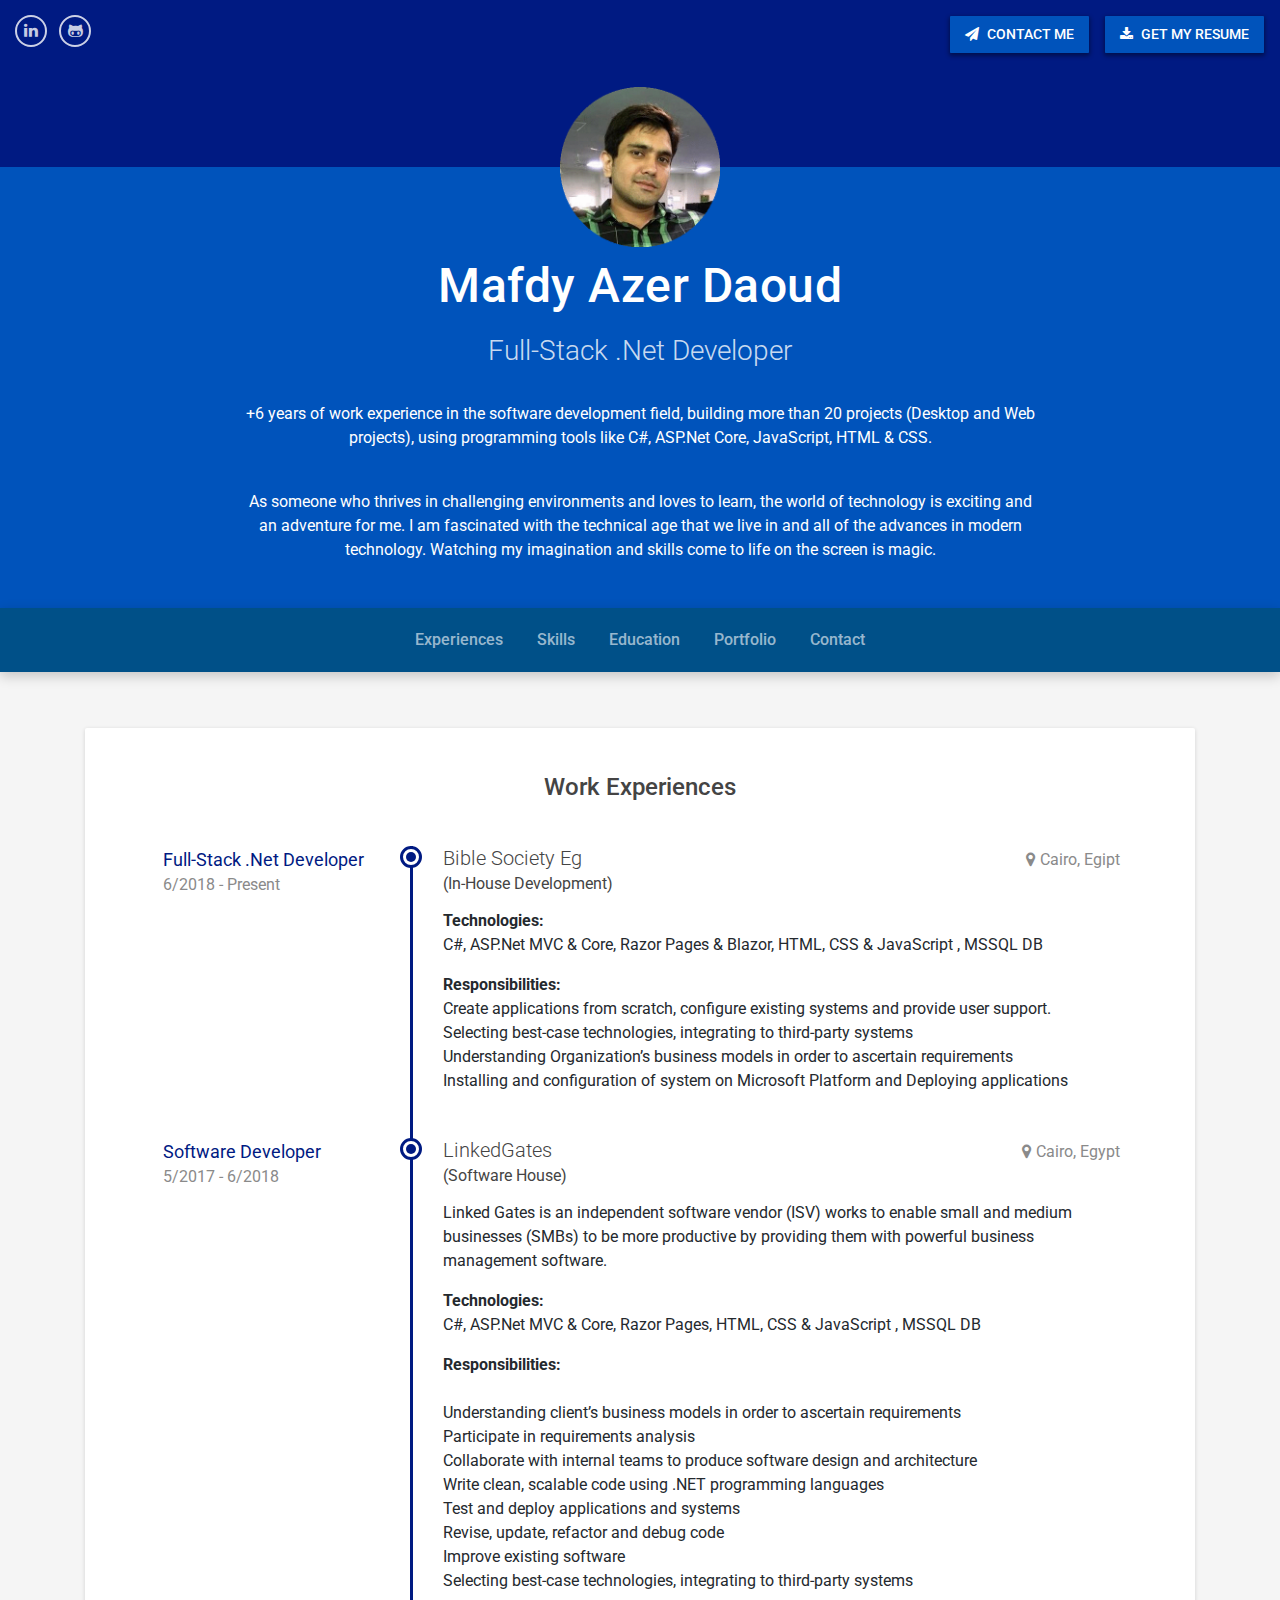
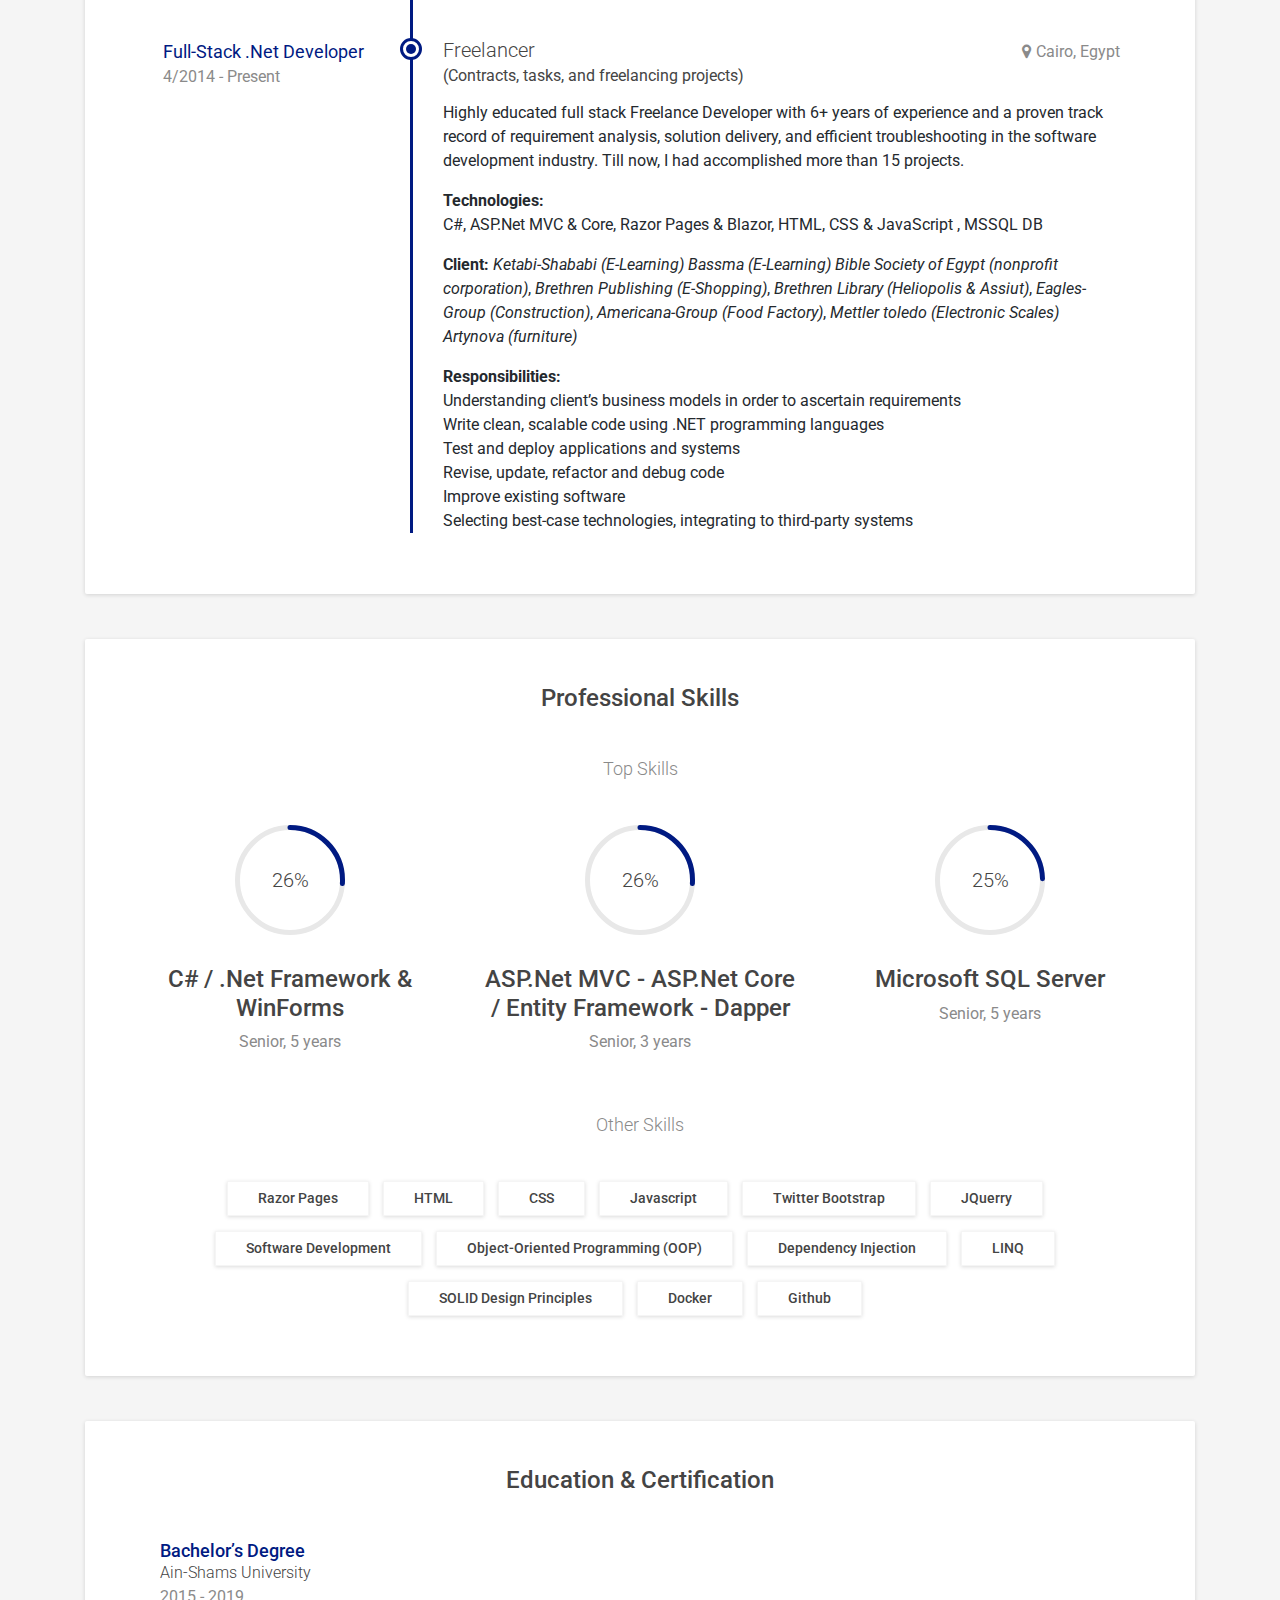
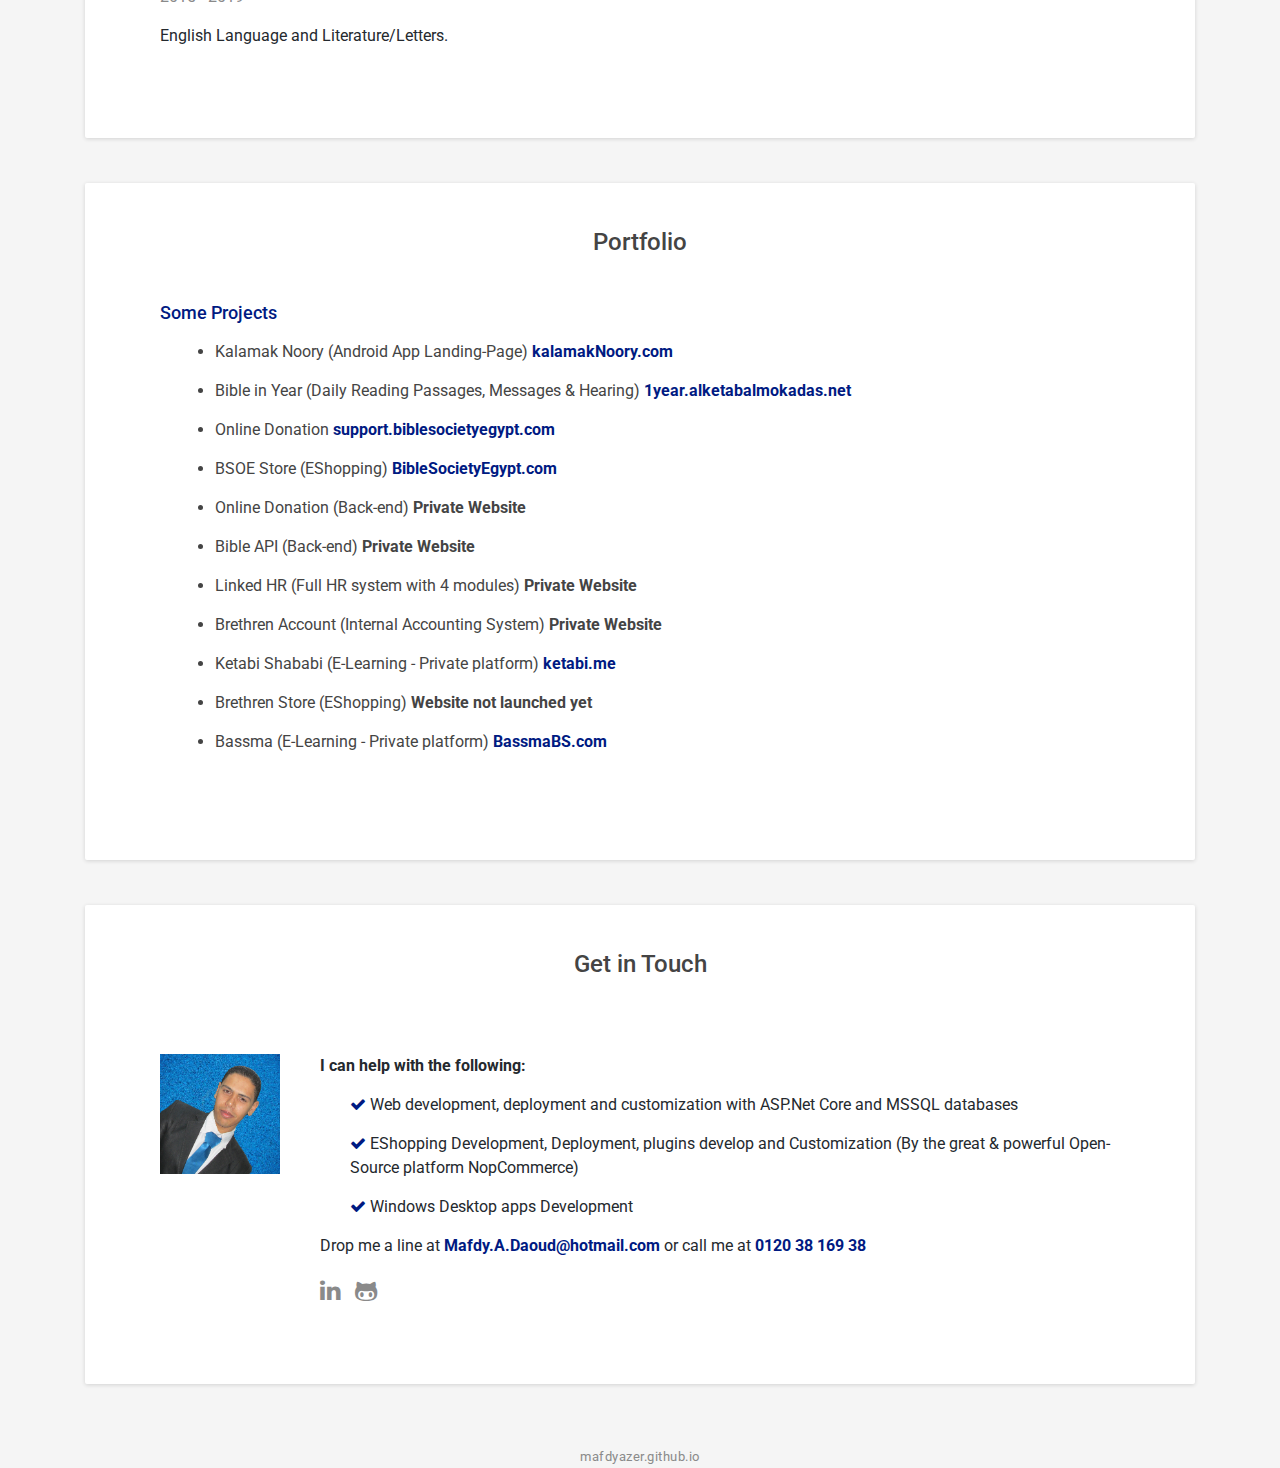
<file: index.html>
﻿<!DOCTYPE html>
<html lang="en">
<head>
    <!-- Meta -->
    <meta charset="utf-8">
    <meta http-equiv="X-UA-Compatible" content="IE=edge">
    <meta name="viewport" content="width=device-width, initial-scale=1.0">

    <title>Mafdy Azer | Software Developer </title>
    <meta name="description"
          content="Mafdy A. Daoud, Full-Stack Developer (.Net)" />
    <meta name="keywords"
          content="Mafdy A. Daoud, Full-Stack Developer (.Net)" />
    <meta name="author" content="Mafdy Azer" />
    <meta name="topic" content="ASP.Net Core Web Developer">
    <meta name="summary" content="ASP.Net Web Developer">
    <meta name="abstract" content=".Net Web Developer">
    <meta name="subject" content="Data scientist, Full-Stack .Net / Django Backend Web Developer">
    <meta name="copyright" content="mafdyazer.github.io">
    <meta name="language" content="English">
    <meta name="robots" content="index,follow" />
    <meta name="Classification" content="Business">
    <meta name="author" content="Mafdy A. Daoud, mafdy.a.daoud@hotmail.com">
    <meta name="designer" content="Mafdy A. Daoud">
    <meta name="reply-to" content="mafdy.a.daoud@hotmail.com">
    <meta name="owner" content="Mafdy A. Daoud">
    <meta name="url" content="https://www.mafdyazer.github.io">
    <meta name="identifier-URL" content="https://www.mafdyazer.github.io">
    <meta name="category" content="Portfolio">
    <meta name="coverage" content="Worldwide">
    <meta name="distribution" content="Global">
    <meta name="rating" content="General">
    <!--<meta name="revisit-after" content="7 days">-->
    <!--<meta name="google-site-verification" content="qUsQwm1PFFg2oFLBosiP181_cRHmD6cJoAhO7_I3AHI"/>-->
    <!-- Global site tag (gtag.js) - Google Analytics -->
    <!-- Open Graph data -->
    <meta property="og:title" content="Mafdy A. Daoud Portfolio Full-Stack Developer (.Net)" />
    <meta property="og:image" content="images/mafdy.png" />
    <meta property="og:site_name" content="Mafdy A. Daoud Portfolio" />
    <meta property="og:description" content="The portfolio of the Full-Stack developer Mafdy A. Daoud." />
    <meta property="og:type" content="website" />
    <meta property="og:url" content="www.mafdy.github.io" />

    <!-- Twitter Card data -->
    <meta name="twitter:card" content="summary">
    <meta name="twitter:title" content="Mafdy A. Daoud Portfolio (Full-stack Developer)">
    <meta name="twitter:description" content="The portfolio of the Full-stack Developer (.Net) Mafdy A. Daoud.">
    <meta name="twitter:image" content="images/mafdy.png"> <!-- image must be at least 120x120px -->
    <meta name="twitter:site" content="@mafdyadaoud">
    <meta name="twitter:creator" content="@mafdyadaoud">

    <!-- Schema.org markup for Google+ -->
    <meta itemprop="name" content="Mafdy A. Daoud Portfolio (Full-Stack .Net Developer)" />
    <meta itemprop="description" content="The portfolio of the Full-Stack .Net Developer Mafdy A. Daoud." />
    <meta itemprop="image" content="images/mafdy.png" />


    <link href='https://fonts.googleapis.com/css?family=Roboto:400,500,400italic,300italic,300,500italic,700,700italic,900,900italic'
          rel='stylesheet' type='text/css'>
    <!-- Global CSS -->
    <link rel="stylesheet" href="css/bootstrap.min.css">
    <!-- Plugins CSS -->
    <link rel="stylesheet" href="css/font-awesome.css">

    <!-- Theme CSS -->
    <link id="theme-style" rel="stylesheet" href="css/styles.css">
    <!-- HTML5 shim and Respond.js for IE8 support of HTML5 elements and media queries -->
    <!--[if lt IE 9]>
    <script src="https://oss.maxcdn.com/html5shiv/3.7.2/html5shiv.min.js"></script>
    <script src="https://oss.maxcdn.com/respond/1.4.2/respond.min.js"></script>
    <![endif]-->


</head>

<body>

    <header class="header">
        <div class="top-bar container-fluid">
            <div class="actions">
                <a class="btn d-none d-md-inline-block" href="mailto:Mafdy.a.daoud@hotmail.com">
                    <i class="fa fa-paper-plane"
                       aria-hidden="true">
                    </i> Contact Me
                </a>
                <a class="btn"
                   href="https://drive.google.com/file/d/14Etk6m88mJQUG48Z0UsbPIMWYO62OADP/view?usp=sharing">
                    <i class="fa fa-download" aria-hidden="true"></i> Get My Resume
                </a>
            </div><!--//actions-->
            <ul class="social list-inline">
                <li class="list-inline-item">
                    <a href="https://www.linkedin.com/in/mafdyadaoud/">
                        <i class="fa fa-linkedin"
                           aria-hidden="true"></i>
                    </a>
                </li>

                <li class="list-inline-item">
                    <a href="https://github.com/mafdyazer">
                        <i class="fa fa-github-alt"
                           aria-hidden="true"></i>
                    </a>
                </li>
            </ul><!--//social-->
        </div><!--//top-bar-->

        <div class="intro">
            <div class="container text-center">
                <img class="profile-image" src="images/profile-image.png" alt="">
                <h1 class="name">Mafdy Azer Daoud</h1>
                <div class="title">Full-Stack .Net Developer</div>
                <div class="profile">
                    <!--<p>
                        A machine learning practitioner and an avid learner with professional experience
                        in managing Full-Stack .Net, PHP, Javascript projects and excellent (Machine learning /
                        Deep learning) skills.
                    <p/>-->
                    <p>
                        +6 years of work experience in the software development field, building more than 20 projects (Desktop and Web projects), using programming tools like C#, ASP.Net Core, JavaScript, HTML & CSS.
                    </p>
                <br />
                <p>
                    As someone who thrives in challenging environments and loves to learn, the world of technology is exciting and an adventure for me. I am fascinated with the technical age that we live in and all of the advances in modern technology. Watching my imagination and skills come to life on the screen is magic.
                </p>
                    <!--<p>
                        I'm currently working as senior Data Scientist at Kayak.
                        <br>
                        <br><b>Programming Languages</b><br> I have extensive experience utilizing Full-Stack .Net for the
                        development of
                        NLP and vision applications and also working with PHP, Java and the Javascript environment for
                        developing web applications.

                        <br><br><b>Deep learning / Machine learning</b><br> Excellent knowledge of segmentation, clustering
                        and
                        symmetry detection algorithms for
                        detecting structure in images. I have used the OpenCV library extensively in my research.

                        <br><br><b>Scripting Languages</b><br> Industry experience using scripting languages such as Full-Stack .Net,
                        PHP, Java Script and CSS/HTML for the development of web applications. I have also utilized several
                        web frameworks that are based on the Model View Controller (MVC) paradigm, including Django, Laravel
                        as well as company in-house frameworks.

                        <br><br><b>Database</b><br> I have industry experience in designing and optimizing large relational
                        databases
                        built
                        on popular technologies, including MySQL.

                        <br><br><b>Low Level and Systems Programming</b> <br>I enjoy low level programming and I’m familiar
                        with Win32
                        API.
                        I have also utilized several micro-controllers in hobby projects and have experience programming
                        them to interface with each other.

                        <br><br><b>Specialties</b><br> Full-Stack .Net, PHP, Javascript Computer Graphics, Computer Vision, Natural
                        language
                        processing, Mathematics, Web development
                    </p>-->
                </div><!--//profile-->
            </div><!--//container-->
        </div><!--//intro-->

        <div class="page-nav-space-holder d-none d-md-block">
            <div id="page-nav-wrapper" class="page-nav-wrapper text-center">
                <div class="container">
                    <ul id="page-nav" class="nav page-nav list-inline">
                        <li class="nav-item"><a class="scrollto nav-link" href="#experiences-section">Experiences</a></li>
                        <li class="nav-item"><a class="scrollto nav-link" href="#skills-section">Skills</a></li>
                        <li class="nav-item"><a class="scrollto nav-link" href="#education-section">Education</a></li>
                        <!--<li class="nav-item"><a class="scrollto nav-link" href="#testimonials-section">Testimonials</a></li>-->
                        <li class="nav-item"><a class="scrollto nav-link" href="#portfolio-section">Portfolio</a></li>
                        <!--<li class="nav-item"><a class="scrollto nav-link" href="#books-section">Books</a></li>-->
                        <li class="nav-item"><a class="scrollto nav-link" href="#contact-section">Contact</a></li>
                    </ul><!--//page-nav-->
                </div>
            </div><!--//page-nav-wrapper-->
        </div>

    </header><!--//header-->

    <div class="wrapper container">


        <section id="experiences-section" class="experiences-section section">
            <h2 class="section-title">Work Experiences</h2>
            <div class="timeline">

                <!--Kayak-->
                <div class="item">
                    <div class="work-place">
                        <h3 class="place">
                            Bible Society Eg
                            <br />
                            <small>(In-House Development)</small>
                        </h3>
                        <div class="location"><i class="fa fa-map-marker" aria-hidden="true"></i>Cairo, Egipt</div>
                    </div>
                    <div class="job-meta">
                        <div class="title">Full-Stack .Net Developer</div>
                        <div class="time">6/2018 - Present</div>
                    </div><!--//job-meta-->
                    <div class="job-desc">
                        <p>
                            <b>Technologies:</b><br />
                            C#, ASP.Net MVC & Core, Razor Pages & Blazor, HTML, CSS & JavaScript , MSSQL DB
                        </p>
                        <p>
                            <b>Responsibilities:</b>
                            <br />
                            Create applications from scratch, configure existing systems and provide user support.
                            <br />
                            Selecting best-case technologies, integrating to third-party systems
                            <br />
                            Understanding Organization’s business models in order to ascertain requirements
                            <br />
                            Installing and configuration of system on Microsoft Platform and Deploying applications
                            <br />

                        </p>
                    </div><!--//job-desc-->
                </div><!--//Kayak-->
                <!--Lola -->
                <div class="item">
                    <div class="work-place">
                        <h3 class="place">
                            LinkedGates
                            <br />
                            <small>(Software House)</small>
                        </h3>
                        <div class="location"><i class="fa fa-map-marker" aria-hidden="true"></i>Cairo, Egypt</div>
                    </div>
                    <div class="job-meta">
                        <div class="title">Software Developer</div>
                        <div class="time">5/2017 - 6/2018</div>
                    </div><!--//job-meta-->
                    <div class="job-desc">
                        <p>
                            Linked Gates is an independent software vendor (ISV) works to enable small and medium businesses (SMBs) to be more productive by providing them with powerful business management software.
                        </p>
                        <p>
                            <b>Technologies:</b><br />
                            C#, ASP.Net MVC & Core, Razor Pages, HTML, CSS & JavaScript , MSSQL DB
                        <p>
                            <b>Responsibilities:</b><br />
                            <br />
                            Understanding client’s business models in order to ascertain requirements
                            <br />
                            Participate in requirements analysis
                            <br />
                            Collaborate with internal teams to produce software design and architecture
                            <br />
                            Write clean, scalable code using .NET programming languages
                            <br />
                            Test and deploy applications and systems
                            <br />
                            Revise, update, refactor and debug code
                            <br />
                            Improve existing software
                            <br />
                            Selecting best-case technologies, integrating to third-party systems
                            <br />


                        </p>
                    </div><!--//job-desc-->
                </div><!--//lola-->

                <div class="item">
                    <div class="work-place">
                        <h3 class="place">
                            Freelancer
                            <br />
                            <small>(Contracts, tasks, and freelancing projects)</small>
                        </h3>
                        <div class="location"><i class="fa fa-map-marker" aria-hidden="true"></i>Cairo, Egypt</div>
                    </div>
                    <div class="job-meta">
                        <div class="title">Full-Stack .Net Developer</div>
                        <div class="time">4/2014 - Present</div>
                    </div><!--//job-meta-->
                    <div class="job-desc">
                        <p>Highly educated full stack Freelance Developer with 6+ years of experience and a proven track record of requirement analysis, solution delivery, and efficient troubleshooting in the software development industry. Till now, I had accomplished more than 15 projects.</p>
                        <p>
                            <b>Technologies:</b><br />
                            C#, ASP.Net MVC & Core, Razor Pages & Blazor, HTML, CSS & JavaScript , MSSQL DB
                        </p>
                        <p>
                            <b>Client:</b>
                            <i>Ketabi-Shababi (E-Learning)</i>
                            <i>Bassma (E-Learning)</i>
                            <i>Bible Society of Egypt (nonprofit corporation)</i>,
                            <i>Brethren Publishing (E-Shopping)</i>,
                            <i>Brethren Library (Heliopolis & Assiut)</i>,
                            <i>Eagles-Group (Construction)</i>,
                            <i>Americana-Group (Food Factory)</i>,
                            <i>Mettler toledo (Electronic Scales) </i>
                            <i>Artynova (furniture)</i>
                        </p>

                        <p>
                            <b>Responsibilities:</b>
                            <br />
                            Understanding client’s business models in order to ascertain requirements
                            <br />
                            Write clean, scalable code using .NET programming languages
                            <br />
                            Test and deploy applications and systems
                            <br />
                            Revise, update, refactor and debug code
                            <br />
                            Improve existing software
                            <br />
                            Selecting best-case technologies, integrating to third-party systems
                            <br />

                        </p>
                    </div><!--//job-desc-->
                </div><!--//item-->

            </div><!--//timeline-->

        </section><!--//section-->

        <section id="skills-section" class="skills-section section text-center">
            <h2 class="section-title">Professional Skills</h2>
            <div class="top-skills">
                <h3 class="subtitle">Top Skills</h3>
                <div class="row">
                    <div class="item col-12 col-md-4">
                        <div class="item-inner">
                            <div class="chart-easy-pie text-center">
                                <div class="chart-theme-1 chart" data-percent="90"><span>100</span>%</div>
                            </div>
                            <h4 class="skill-name">C# / .Net Framework & WinForms</h4>
                            <div class="level">Senior, 5 years</div>
                            <div class="desc">

                            </div>
                        </div><!--//item-inner-->
                    </div><!--//item-->
                    <div class="item col-12 col-md-4">
                        <div class="item-inner">
                            <div class="chart-easy-pie text-center">
                                <div class="chart-theme-1 chart" data-percent="90"><span>90</span>%</div>
                            </div>
                            <h4 class="skill-name">ASP.Net MVC - ASP.Net Core / Entity Framework - Dapper</h4>
                            <div class="level">Senior, 3 years</div>
                            <div class="desc">
                            </div>
                        </div><!--//item-inner-->
                    </div><!--//item-->
                    <div class="item col-12 col-md-4">
                        <div class="item-inner">
                            <div class="chart-easy-pie text-center">
                                <div class="chart-theme-1 chart" data-percent="85"><span>80</span>%</div>
                            </div>
                            <h4 class="skill-name">Microsoft SQL Server</h4>
                            <div class="level">Senior, 5 years</div>
                            <div class="desc">

                            </div>
                        </div><!--//item-inner-->
                    </div><!--//item-->
                </div><!--//row-->
            </div><!--//top-skills-->

            <div class="other-skills">
                <h3 class="subtitle">Other Skills</h3>
                <div class="misc-skills">
                    <span class="skill-tag">Razor Pages</span>
                    <span class="skill-tag">HTML</span>
                    <span class="skill-tag">CSS</span>
                    <span class="skill-tag">Javascript</span>
                    <span class="skill-tag">Twitter Bootstrap</span>
                    <span class="skill-tag">JQuerry</span>
                    <br />
                    <span class="skill-tag">
                        Software Development
                    </span>
                    <span class="skill-tag">Object-Oriented Programming (OOP)</span>
                    <span class="skill-tag">
                        Dependency Injection
                    </span>
                    <span class="skill-tag">LINQ</span>
                    <span class="skill-tag">
                        SOLID Design Principles
                    </span>
                    <span class="skill-tag">Docker</span>
                    <span class="skill-tag">Github</span>
                </div>
            </div><!--//other-skills-->

        </section><!--//skills-section-->
        <!--- Education Section --->

        <section id="education-section" class="education-section section">
            <h2 class="section-title">Education & Certification</h2>
            <div class="row">

                <!--item-->
                <div class="item col-12 col-md-6">

                    <div class="item-inner">
                        <div class="title">Bachelor’s Degree</div>
                        <div class="sub-title">
                            Ain-Shams University
                        </div>
                        <div class="time">2015 - 2019</div>
                        <div class="desc">
                            English Language and Literature/Letters.
                        </div>
                    </div>

                </div><!--//item-->
                <!--item-->
                <div class="item col-12 col-md-6" hidden>

                    <div class="item-inner">
                        <div class="title">Deep Learning specialization</div>
                        <div class="sub-title">
                            coursera.org , deeplearning.ai
                        </div><!--//education-body-->
                        <div class="time">2017 - 2018</div>
                        <div class="desc">
                            <b>Deep Learning Specialization</b>
                            <a target="_blank" href="https://www.coursera.org/account/accomplishments/specialization/7TRBVG7U5M3A">
                                Certificate link
                            </a>
                            <br />
                            <b>Neural Networks and Deep Learning</b> <a target="_blank" href="https://www.coursera.org/account/accomplishments/verify/RBTEP9TQYSP7">
                                Certificate link
                            </a>
                            <br />
                            <b>Hyperparameter tuning, Regularization and Optimization</b> <a target="_blank" href="https://www.coursera.org/account/accomplishments/verify/J489QXFNWCGY">
                                Certificate link
                            </a>
                            <br />
                            <b>Structuring Machine Learning Projects</b> <a target="_blank" href="https://www.coursera.org/account/accomplishments/verify/2P9S899DLCTD">
                                Certificate link
                            </a>
                            <br />
                            <b>Convolutional Neural Networks</b> <a target="_blank" href="https://www.coursera.org/account/accomplishments/verify/8SPU878F5G7S">
                                Certificate link
                            </a>
                            <br />

                            <b>Sequence Models</b> <a target="_blank" href="https://www.coursera.org/account/accomplishments/verify/D7HJW3VLCVJ6">
                                Certificate link
                            </a>
                            <br />

                        </div>
                    </div>

                </div><!--//item-->

            </div><!--//row-->
        </section><!--//section-->
        <!---End Education Section --->

        <section id="testimonials-section" class="testimonials-section section" hidden>
            <h2 class="section-title">Testimonials</h2>

            <div id="testimonials-carousel" class="testimonials-carousel carousel slide" data-interval="8000">

                <!-- Indicators -->
                <ol class="carousel-indicators">
                    <li data-target="#testimonials-carousel" data-slide-to="0" class="active"></li>
                    <li data-target="#testimonials-carousel" data-slide-to="1"></li>
                </ol>

                <!-- Wrapper for slides -->
                <div class="carousel-inner">
                    <div class="item carousel-item active">
                        <blockquote class="quote">
                            <i class="fa fa-quote-left"></i>
                            <p>
                                It’s not often you find someone as passionate about their work as Ikram. I’ve been working on
                                several projects with Ikam, and he’s always been going above and beyond to better meet any
                                expectations. System Management and quality analysis have been a breeze with Ikram, he’s
                                always coming to the table with great ideas for improving on existing processes. Ikram would
                                be a great asset to any team.
                            </p>
                        </blockquote>
                        <div class="source">
                            <div class="name">Alex Thomas</div>
                            <div class="position">Product Manager, Travelliance</div>
                        </div><!--//source-->

                    </div><!--//item-->
                    <div class="item carousel-item">
                        <blockquote class="quote">
                            <p>
                                <i class="fa fa-quote-left"></i>
                                This is my personal recommendation for Mafdy A. Daoud. Until just recently, I have been Ikram's
                                team lead for several months. I found him to be consistently pleasant, tackling all
                                assignments with dedication and a smile. His interpersonal skills are exemplary and
                                appreciated by everyone who works with him.

                                Besides being a joy to work with, Ikram is a take-charge person who is able to present
                                creative ideas and communicate the benefits. He has proven that he can be trusted to deliver
                                a completed project on schedule and within budget.

                                I highly recommend Ikram for employment. He is a team player and would make a great asset to
                                any organization.
                            </p>

                        </blockquote>
                        <div class="source">
                            <div class="name">Muzzammil Hussain</div>
                            <div class="position">Principal Software Engineer, Arbisoft</div>
                        </div><!--//source-->

                    </div><!--//item-->

                </div><!--//carousel-inner-->
            </div><!--//testimonials-carousel-->

        </section><!--//section-->
        <!-- Portfolio Section start here -->

        <section id="portfolio-section" class="book-section section">
            <h2 class="section-title">Portfolio</h2>
            <div class="row">

                <!--item-->
                <div class="item col-12 col-md-6" hidden>
                    <div class="item-inner">

                        <h3 class="category">Open Source Contribution</h3>
                        <ul style=" padding: 0;">
                            <li>
                                Natural language processing library for Urdu
                                <a href="https://github.com/urduhack" target="_blank">(UrduHack)</a>
                                <a class="github-button" href="https://github.com/urduhack/urduhack"
                                   data-show-count="true" aria-label="Star urduhack/urduhack on GitHub">Star</a>
                            </li>
                            <li>
                                Implementation the OAuth protocol
                                <a href="https://github.com/akkefa/php-oauth-api" target="_blank">(php-oauth-api)</a>
                                <a class="github-button" href="https://github.com/akkefa/php-oauth-api"
                                   data-show-count="true" aria-label="Star akkefa/php-oauth-api on GitHub">Star</a>
                            </li>
                            <li>
                                Complete setup with tutorial for deploying Django project on docker setup.
                                <a href="https://github.com/akkefa/django-docker-setup" target="_blank">(django-docker-setup)</a>
                                <a class="github-button" href="https://github.com/akkefa/django-docker-setup"
                                   data-show-count="true" aria-label="Star akkefa/django-docker-setup on GitHub">Star</a>
                            </li>
                            <li>
                                Single page developer portfolio template.
                                <a href="https://github.com/akkefa/developer-portfolio" target="_blank">(developer-portfolio)</a>
                                <a class="github-button" href="https://github.com/akkefa/developer-portfolio"
                                   data-show-count="true" aria-label="Star akkefa/developer-portfolio on GitHub">Star</a>
                            </li>
                            <li>
                                Docker environment for building deep learning applications.
                                <a href="https://github.com/akkefa/docker-deep-learning-libraries" target="_blank">(docker-deep-learning-libraries)</a>
                                <a class="github-button" href="https://github.com/akkefa/docker-deep-learning-libraries"
                                   data-show-count="true" aria-label="Star akkefa/docker-deep-learning-libraries on GitHub">Star</a>
                            </li>
                        </ul>
                    </div><!--//item-inner-->
                </div><!--//item-->
                <!--item-->
                <div class="item col-12">
                    <div class="item-inner">

                        <h3 class="category">Some Projects</h3>
                        <ul>
                            <li style="margin: 15px;">
                                Kalamak Noory (Android App Landing-Page)
                                <a href="http://kalamaknoory.com" target="_blank"><strong>kalamakNoory.com</strong></a>
                            </li>

                            <li style="margin: 15px;">
                                Bible in Year (Daily Reading Passages, Messages & Hearing)
                                <a href="https://1year.alketabalmokadas.net" target="_blank"><strong>1year.alketabalmokadas.net</strong></a>
                            </li>

                            <li style="margin: 15px;">
                                Online Donation
                                <a href="https://support.biblesocietyegypt.com" target="_blank"><strong>support.biblesocietyegypt.com</strong></a>
                            </li>

                            <li style="margin: 15px;">
                                BSOE Store (EShopping)
                                <a href="https://biblesocietyegypt.com" target="_blank"><strong>BibleSocietyEgypt.com</strong></a>
                            </li>
                            <li style="margin: 15px;">
                                Online Donation (Back-end) <strong>Private Website</strong>
                            </li>

                            <li style="margin: 15px;">
                                Bible API (Back-end) <strong>Private Website</strong>
                            </li>

                            <li style="margin: 15px;">
                                Linked HR (Full HR system with 4 modules) <strong>Private Website</strong>
                            </li>

                            <li style="margin: 15px;">
                                Brethren Account (Internal Accounting System) <strong>Private Website</strong>
                            </li>
                            <li style="margin: 15px;">
                                Ketabi Shababi (E-Learning - Private platform)
                                <a href="https://www.ketabi.me" target="_blank"><strong>ketabi.me</strong></a>
                            </li>

                            <li style="margin: 15px;">
                                Brethren Store (EShopping)
                                <strong>Website not launched yet</strong>
                                <!--<a href="http://174.138.184.134/" target="_blank">BrethrenBookShop.com</a>-->
                            </li>

                            <li style="margin: 15px;">
                                Bassma (E-Learning - Private platform)
                                <a href="https://www.bassmabs.com" target="_blank"><strong>BassmaBS.com</strong></a>
                            </li>
                        </ul>
                    </div><!--//item-inner-->
                </div><!--//item-->

            </div><!--//row-->
        </section><!--//section-->
        <!-- //Portfolio section here -->


        <section id="books-section" class="book-section section" hidden>
            <h2 class="section-title">Favorite Books</h2>
            <div class="row">

                <!--item-->
                <div class="item col-12 col-md-6">
                    <div class="item-inner">

                        <h3 class="category">Programming Books</h3>
                        <div class="book-category">Machine Learning / Deep Learning</div>
                        <ul>
                            <li>
                                The Elements of Statistical Learning (Hastie, Trevor, Tibshirani, Robert,
                                Friedman, Jerome)
                            </li>
                            <li>
                                Introduction to information retrieval (Christopher D. Manning, Hinrich Schütze, and
                                Prabhakar Raghavan)
                            </li>
                            <li>
                                Pattern Recognition and Machine Learning (Christopher Bishop)
                            </li>
                            <li>
                                The Algorithm Design Manual (Steven Skiena)
                            </li>
                            <li>
                                Text Analytics with Full-Stack .Net (Dipanjan Sarkar)
                            </li>
                            <li>
                                Grokking Algorithms (Aditya Y)
                            </li>
                            <li>
                                Mastering Full-Stack .Net Regular Expressions (Victor Romero)
                            </li>
                        </ul>
                        <div class="book-category">Code Testing</div>
                        <ul>
                            <li>
                                Full-Stack .Net Testing with pytest (Brian Okken)
                            </li>
                            <li>
                                Clean Code: A Handbook of Agile Software Craftsmanship (Robert C Martin)
                            </li>
                        </ul>
                    </div><!--//item-inner-->
                </div><!--//item-->
                <!--item-->
                <div class="item col-12 col-md-6">
                    <div class="item-inner">

                        <h3 class="category">General Works</h3>
                        <div class="book-category">Productivity</div>
                        <ul>
                            <li>
                                Getting Things Done: The Art of Stress-free Productivity (David Allen)
                            </li>
                            <li>
                                The Compound Effect (Darren Hardy)
                            </li>
                            <li>
                                First Things First (R. Stephen Covey)
                            </li>
                            <li>
                                Eat that Frog (Brian Tracy)
                            </li>
                            <li>
                                Deep Work: Rules for Focused Success in a Distracted World (Cal Newport)
                            </li>
                            <li>
                                Vision to Reality: How Short Term Massive Action Equals Long Term Maximum Results (Honoree
                                Corder)
                            </li>
                            <li>
                                23 Anti-Procrastination Habits: How to Stop Being Lazy and Get Results in Your Life (S. J.
                                Scott)
                            </li>
                            <li>
                                The Miracle Morning: The Not-So-Obvious Secret Guaranteed to Transform Your Life Before 8AM
                                (Hal Elrod)
                            </li>

                        </ul>
                        <div class="book-category">Sufism</div>
                        <ul>
                            <li>
                                Sufi Path of Love: The Spiritual Teachings of Rumi (William C. Chittick)
                            </li>

                        </ul>

                        <div class="book-category">Biography</div>
                        <ul>
                            <li>
                                Steve Jobs (Walter Isaacson)
                            </li>

                        </ul>

                        <div class="book-category">Self help</div>
                        <ul>
                            <li>
                                Start With Why (Simon Sinek)
                            </li>
                            <li>
                                Outliers (Malcolm Gladwell)
                            </li>
                            <li>
                                The One Thing (Gary Keller)
                            </li>
                        </ul>

                    </div><!--//item-inner-->
                </div><!--//item-->

            </div><!--//row-->
        </section><!--//section-->
        <!-- Contact us -->
        <section id="contact-section" class="contact-section section">
            <h2 class="section-title">Get in Touch</h2>
            <div class="intro">
                <img class="profile-image" src="images/mafdy.png" alt="">
                <div class="dialog">
                    <!--<p>I'm currently taking on freelance work.</p>-->
                    <p><strong>I can help with the following:</strong></p>
                    <ul class="list-unstyled service-list">
                        <li>
                            <i class="fa fa-check" aria-hidden="true"></i>
                            Web development, deployment and customization with ASP.Net Core and MSSQL databases
                        </li>
                        <li>
                            <i class="fa fa-check" aria-hidden="true"></i>
                            EShopping Development, Deployment, plugins develop and Customization (By the great & powerful Open-Source platform NopCommerce)
                        </li>
                        <li>
                            <i class="fa fa-check" aria-hidden="true"></i>
                            Windows Desktop apps Development
                        </li>
                    </ul>
                    <p>
                        Drop me a line at <a href="mailto:Mafdy.A.Daoud@hotmail.com"><strong>Mafdy.A.Daoud@hotmail.com</strong></a>
                        or call me at <a href="tel:01203816938"><strong>0120 38 169 38</strong></a>
                    </p>
                    <ul class="social list-inline">
                        <li class="list-inline-item">
                            <a href="https://www.linkedin.com/in/mafdyadaoud"><i class="fa fa-linkedin" aria-hidden="true"></i></a>
                        </li>
                        <li class="list-inline-item">
                            <a href="https://github.com/mafdyazer"><i class="fa fa-github-alt" aria-hidden="true"></i></a>
                        </li>
                    </ul><!--//social-->
                </div><!--//diaplog-->
            </div><!--//intro-->

        </section><!--//section-->

    </div><!--//wrapper-->

    <footer class="footer text-center">
        <div class="container">
            <small class="copyright">mafdyazer.github.io</small>
        </div><!--//container-->
    </footer>

    <!-- Javascript -->
    <script type="text/javascript" src="js/jquery-3.2.1.min.js"></script>
    <script type="text/javascript" src="js/popper.min.js"></script>
    <script type="text/javascript" src="js/bootstrap.min.js"></script>
    <script type="text/javascript" src="js/back-to-top.js"></script>
    <script type="text/javascript" src="js/jquery.scrollTo.min.js"></script>
    <script type="text/javascript" src="js/jquery.easypiechart.min.js"></script>
    <script type="text/javascript" src="js/imagesloaded.pkgd.min.js"></script>
    <script type="text/javascript" src="js/isotope.pkgd.min.js"></script>
    <!-- Place this tag in your head or just before your close body tag. -->
    <script async defer src="https://buttons.github.io/buttons.js"></script>

    <!-- custom js -->
    <script type="text/javascript" src="js/main.js"></script>
</body>
</html>
</file>
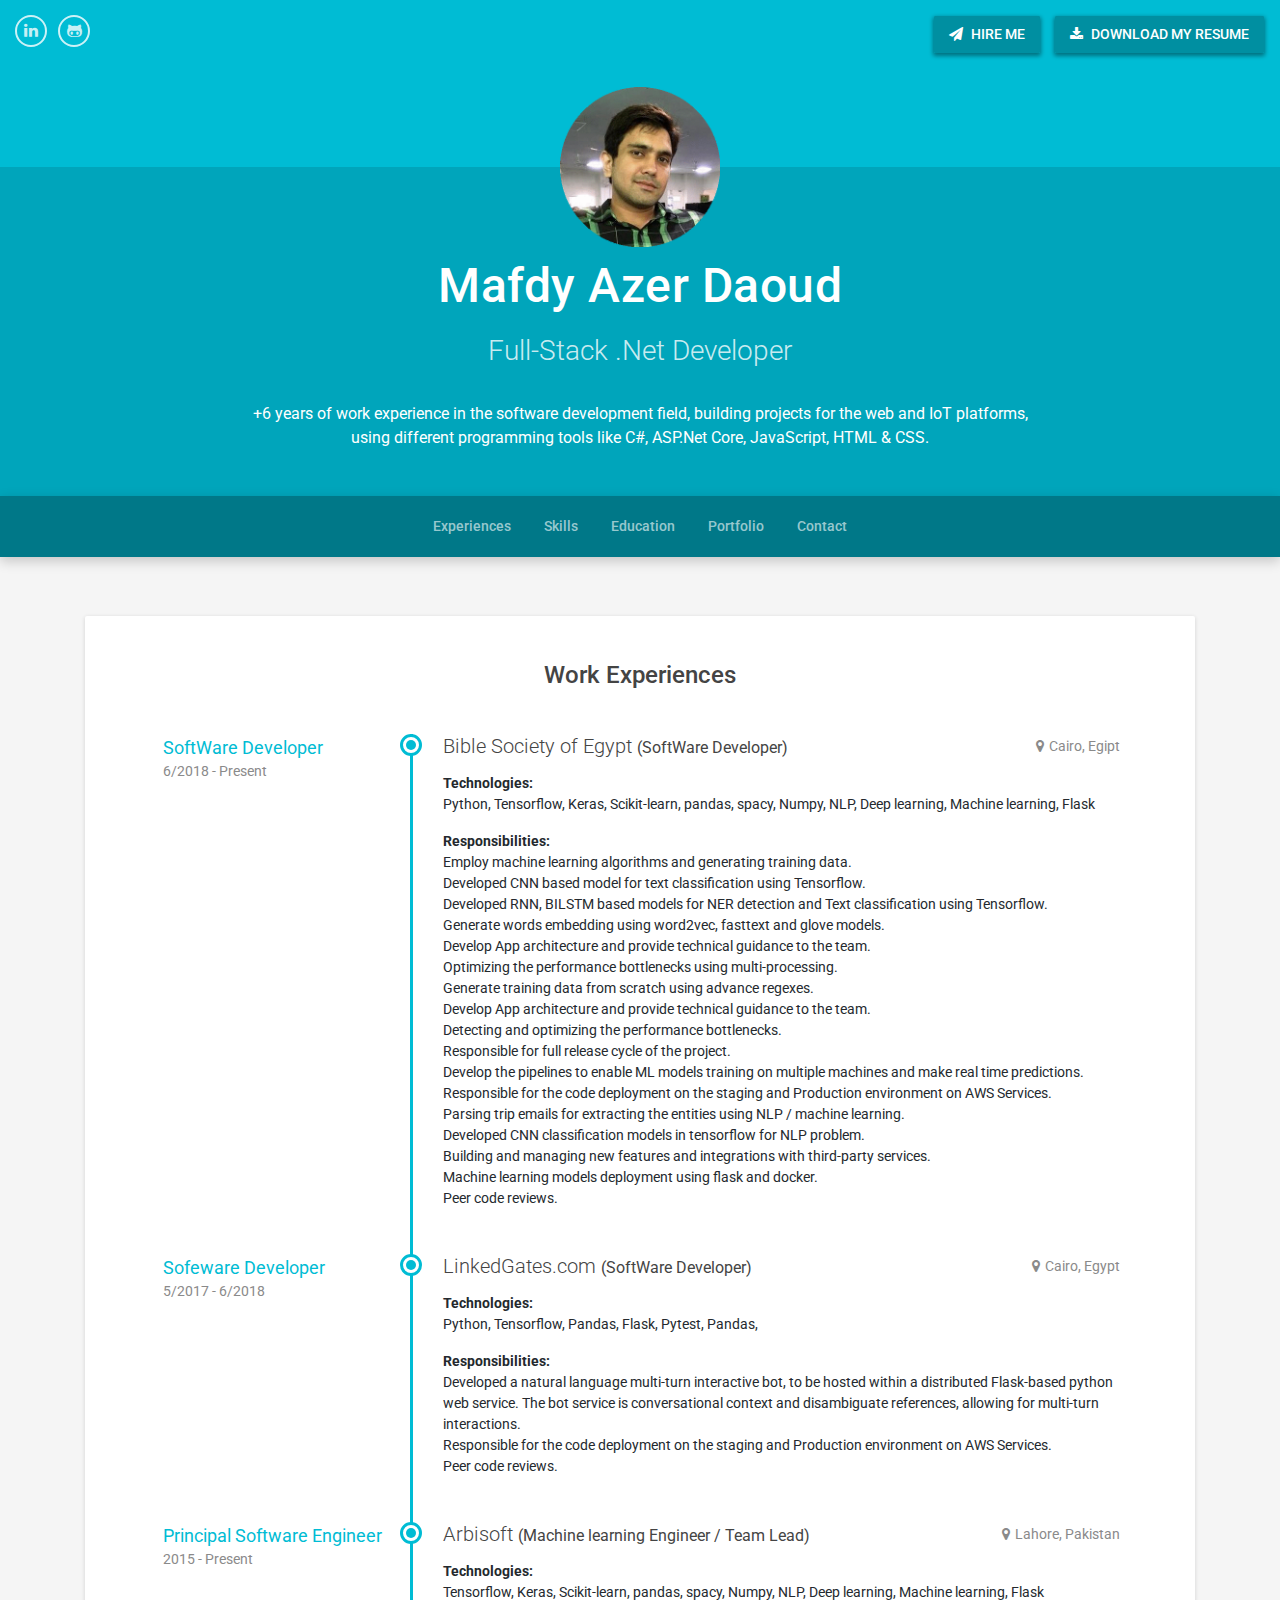
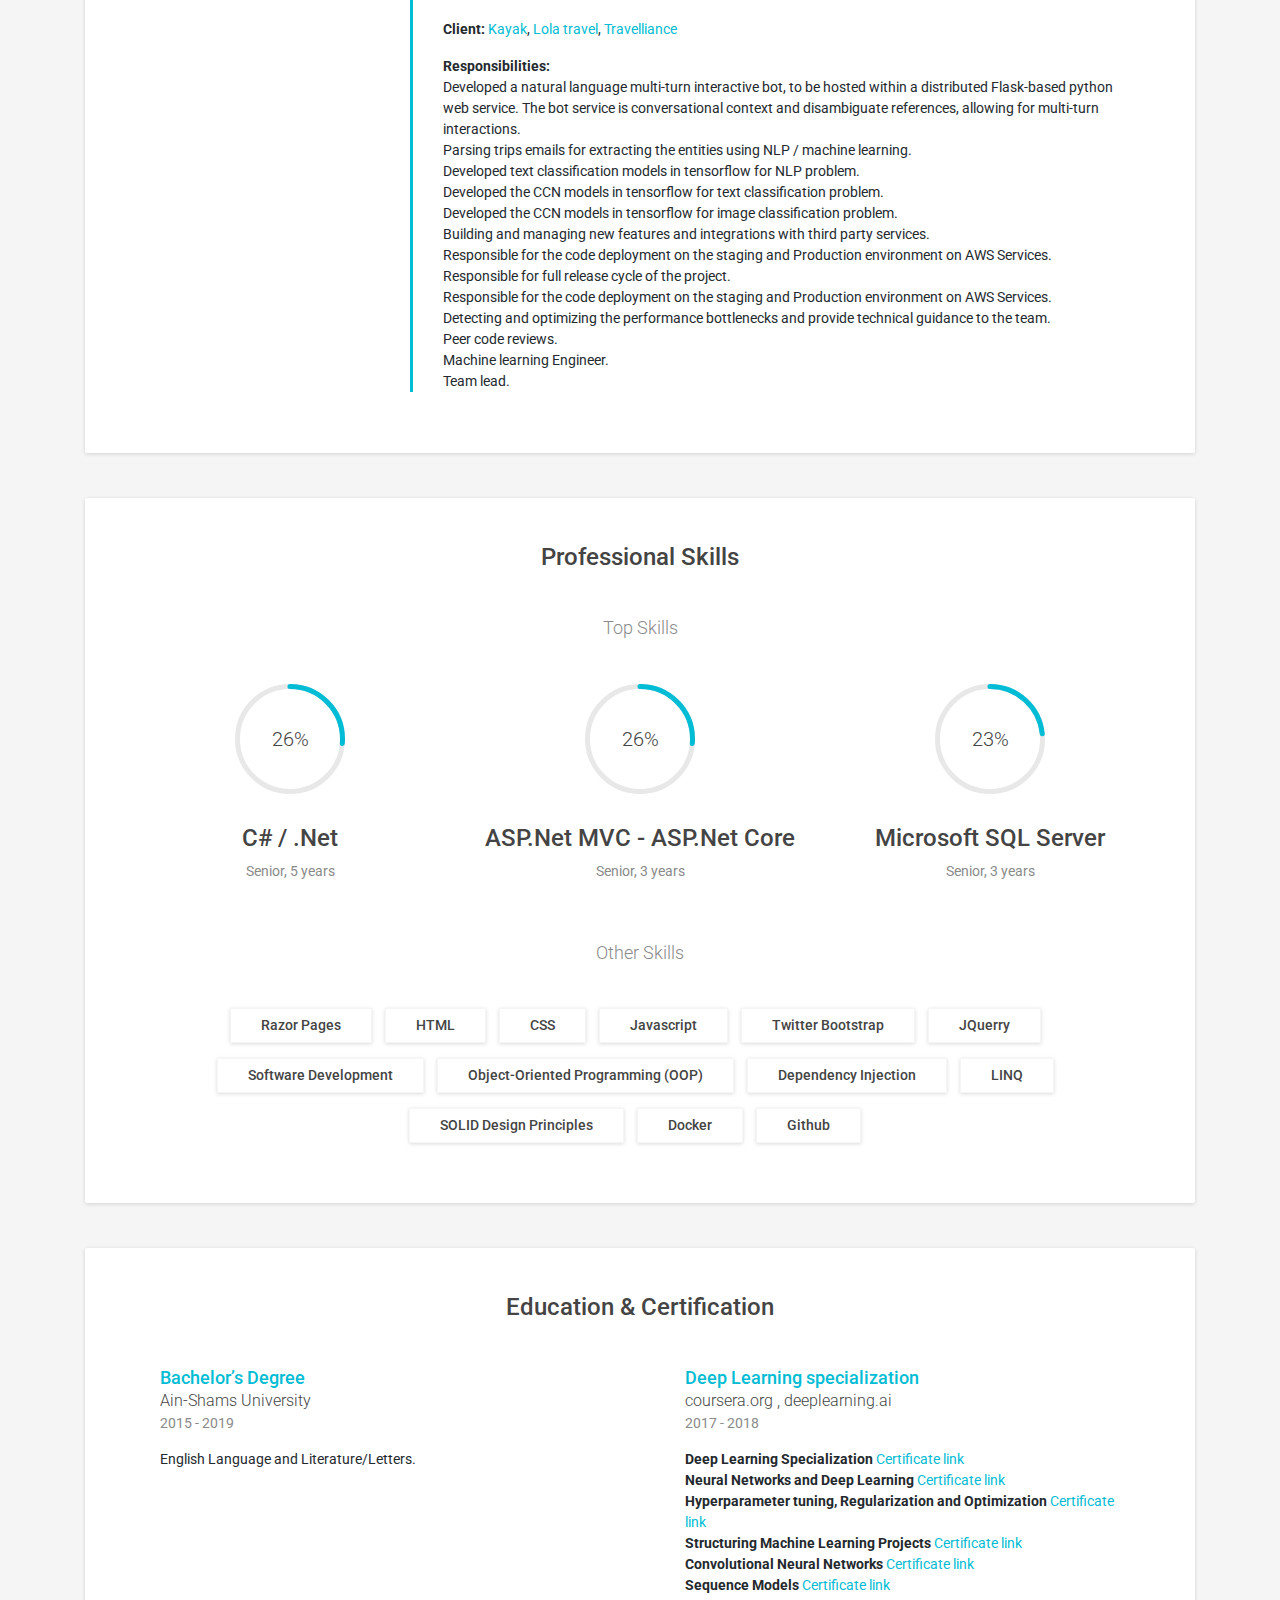
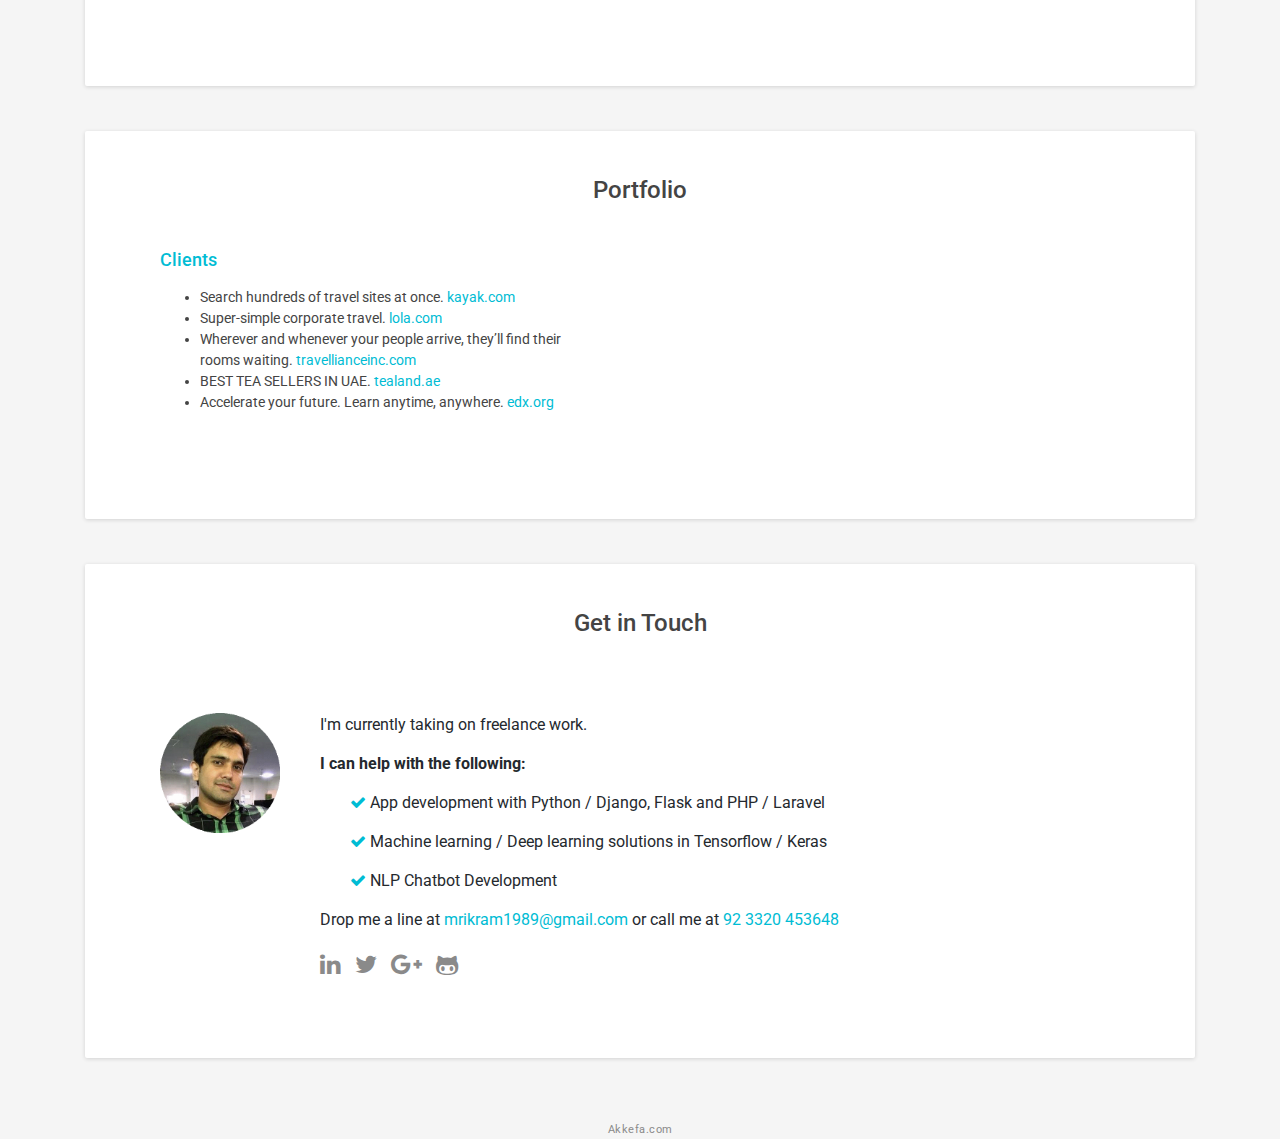
<file: docs/index.html>
﻿<!DOCTYPE html>
<html lang="en">
<head>
    <!-- Meta -->
    <meta charset="utf-8">
    <meta http-equiv="X-UA-Compatible" content="IE=edge">
    <meta name="viewport" content="width=device-width, initial-scale=1.0">

    <title>Mafdy Azer | Software Developer </title>
    <meta name="description"
          content="Ikram Ali, Python/Django Backend Developer, Machine learning Engineer, Data scientist, Tensorflow Engineer"/>
    <meta name="keywords"
          content="Ikram Ali,, Software Engineer, Web Developer, Data scientist, Tensorflow ,  Django, Python, Pakistan"/>
    <meta name="author" content="Ikram Ali"/>
    <meta name="topic" content="Python / Django Backend Web Developer">
    <meta name="summary" content="Data scientist ,Python / Django Backend Web Developer">
    <meta name="abstract" content="Python / Django Backend Web Developer">
    <meta name="subject" content="Data scientist, Python / Django Backend Web Developer">
    <meta name="copyright" content="akkefa.com">
    <meta name="language" content="English">
    <meta name="robots" content="index,follow"/>
    <meta name="Classification" content="Business">
    <meta name="author" content="Ikram Ali, mrikram1989@gmail.com">
    <meta name="designer" content="Ikram Ali">
    <meta name="reply-to" content="mrikram1989@gmail.com">
    <meta name="owner" content="Ikram Ali">
    <meta name="url" content="https://www.akkefa.com">
    <meta name="identifier-URL" content="https://www.akkefa.com">
    <meta name="category" content="Portfolio">
    <meta name="coverage" content="Worldwide">
    <meta name="distribution" content="Global">
    <meta name="rating" content="General">
    <meta name="revisit-after" content="7 days">
    <meta name="google-site-verification" content="qUsQwm1PFFg2oFLBosiP181_cRHmD6cJoAhO7_I3AHI"/>

    <!-- Global site tag (gtag.js) - Google Analytics -->

    <!-- Open Graph data -->
    <meta property="og:title" content="Ikram Ali Portfolio (Data scientist | Python Developer)"/>
    <meta property="og:image" content="images/ikram-ali.jpeg"/>
    <meta property="og:site_name" content="Ikram Ali Portfolio"/>
    <meta property="og:description" content="The portfolio of the Data scientist | Python Developer Ikram Ali."/>
    <meta property="og:type" content="website"/>
    <meta property="og:url" content="www.akkefa.com"/>

    <!-- Twitter Card data -->
    <meta name="twitter:card" content="summary">
    <meta name="twitter:title" content="Ikram Ali Portfolio (Data scientist | Python Developer)">
    <meta name="twitter:description" content="The portfolio of the Data scientist | Python Developer Ikram Ali.">
    <meta name="twitter:image" content="images/ikram-ali.jpeg"> <!-- image must be at least 120x120px -->
    <meta name="twitter:site" content="@akkefa">
    <meta name="twitter:creator" content="@akkefa">

    <!-- Schema.org markup for Google+ -->
    <meta itemprop="name" content="Ikram Ali Portfolio (Data scientist | Python Developer)"/>
    <meta itemprop="description" content="The portfolio of the Data scientist | Python Developer Ikram Ali."/>
    <meta itemprop="image" content="images/ikram-ali.jpeg"/>


    <link href='https://fonts.googleapis.com/css?family=Roboto:400,500,400italic,300italic,300,500italic,700,700italic,900,900italic'
          rel='stylesheet' type='text/css'>
    <!-- Global CSS -->
    <link rel="stylesheet" href="css/bootstrap.min.css">
    <!-- Plugins CSS -->
    <link rel="stylesheet" href="css/font-awesome.css">

    <!-- Theme CSS -->
    <link id="theme-style" rel="stylesheet" href="css/styles.css">
    <!-- HTML5 shim and Respond.js for IE8 support of HTML5 elements and media queries -->
    <!--[if lt IE 9]>
    <script src="https://oss.maxcdn.com/html5shiv/3.7.2/html5shiv.min.js"></script>
    <script src="https://oss.maxcdn.com/respond/1.4.2/respond.min.js"></script>
    <![endif]-->


</head>

<body>

<header class="header">
    <div class="top-bar container-fluid">
        <div class="actions">
            <a class="btn d-none d-md-inline-block" href="mailto:Mafdy.a.daoud@gmail.com"><i class="fa fa-paper-plane"
                                                                                           aria-hidden="true">
                    </i> Hire
                Me</a>
            <a class="btn"
               href="https://drive.google.com/file/d/1HonbnlQbzj6jiHbJ5yKMaASdBSTKhRJS/view?usp=sharing"><i
                    class="fa fa-download" aria-hidden="true"></i> Download My Resume</a>
        </div><!--//actions-->
        <ul class="social list-inline">
            <li class="list-inline-item"><a href="https://www.linkedin.com/in/akkefa/"><i class="fa fa-linkedin"
                                                                                          aria-hidden="true"></i></a>
            </li>

            <li class="list-inline-item"><a href="https://github.com/akkefa"><i class="fa fa-github-alt"
                                                                                aria-hidden="true"></i></a></li>
        </ul><!--//social-->
    </div><!--//top-bar-->

    <div class="intro">
        <div class="container text-center">
            <img class="profile-image" src="images/profile-image.png" alt="">
            <h1 class="name">Mafdy Azer Daoud</h1>
            <div class="title">Full-Stack .Net Developer</div>
            <div class="profile">
                <!--<p>
                    A machine learning practitioner and an avid learner with professional experience
                    in managing Python, PHP, Javascript projects and excellent (Machine learning /
                    Deep learning) skills.
                <p/>-->
                <p>
                    +6 years of work experience in the software development field, building projects for the
                    web and IoT platforms, using different programming tools like C#, ASP.Net Core, JavaScript, HTML & CSS.
                </p>
                <!--<p>
                    I'm currently working as senior Data Scientist at Kayak.
                    <br>
                    <br><b>Programming Languages</b><br> I have extensive experience utilizing Python for the
                    development of
                    NLP and vision applications and also working with PHP, Java and the Javascript environment for
                    developing web applications.

                    <br><br><b>Deep learning / Machine learning</b><br> Excellent knowledge of segmentation, clustering
                    and
                    symmetry detection algorithms for
                    detecting structure in images. I have used the OpenCV library extensively in my research.

                    <br><br><b>Scripting Languages</b><br> Industry experience using scripting languages such as Python,
                    PHP, Java Script and CSS/HTML for the development of web applications. I have also utilized several
                    web frameworks that are based on the Model View Controller (MVC) paradigm, including Django, Laravel
                    as well as company in-house frameworks.

                    <br><br><b>Database</b><br> I have industry experience in designing and optimizing large relational
                    databases
                    built
                    on popular technologies, including MySQL.

                    <br><br><b>Low Level and Systems Programming</b> <br>I enjoy low level programming and I’m familiar
                    with Win32
                    API.
                    I have also utilized several micro-controllers in hobby projects and have experience programming
                    them to interface with each other.

                    <br><br><b>Specialties</b><br> Python, PHP, Javascript Computer Graphics, Computer Vision, Natural
                    language
                    processing, Mathematics, Web development
                </p>-->
            </div><!--//profile-->
        </div><!--//container-->
    </div><!--//intro-->

    <div class="page-nav-space-holder d-none d-md-block">
        <div id="page-nav-wrapper" class="page-nav-wrapper text-center">
            <div class="container">
                <ul id="page-nav" class="nav page-nav list-inline">
                    <li class="nav-item"><a class="scrollto nav-link" href="#experiences-section">Experiences</a></li>
                    <li class="nav-item"><a class="scrollto nav-link" href="#skills-section">Skills</a></li>
                    <li class="nav-item"><a class="scrollto nav-link" href="#education-section">Education</a></li>
                    <!--<li class="nav-item"><a class="scrollto nav-link" href="#testimonials-section">Testimonials</a></li>-->
                    <li class="nav-item"><a class="scrollto nav-link" href="#portfolio-section">Portfolio</a></li>
                    <!--<li class="nav-item"><a class="scrollto nav-link" href="#books-section">Books</a></li>-->
                    <li class="nav-item"><a class="scrollto nav-link" href="#contact-section">Contact</a></li>
                </ul><!--//page-nav-->
            </div>
        </div><!--//page-nav-wrapper-->
    </div>

</header><!--//header-->

<div class="wrapper container">


    <section id="experiences-section" class="experiences-section section">
        <h2 class="section-title">Work Experiences</h2>
        <div class="timeline">

            <!--Kayak-->
            <div class="item">
                <div class="work-place">
                    <h3 class="place">Bible Society of Egypt
                        <small>(SoftWare Developer)</small>
                    </h3>
                    <div class="location"><i class="fa fa-map-marker" aria-hidden="true"></i>Cairo, Egipt</div>
                </div>
                <div class="job-meta">
                    <div class="title">SoftWare Developer</div>
                    <div class="time">6/2018 - Present</div>
                </div><!--//job-meta-->
                <div class="job-desc">
                    <p><b>Technologies:</b><br/>
                        Python, Tensorflow, Keras, Scikit-learn, pandas, spacy, Numpy, NLP, Deep learning, Machine
                        learning,
                        Flask</p>
                    <p>
                        <b>Responsibilities:</b><br/>
                        Employ machine learning algorithms and generating training data.<br>
                        Developed CNN based model for text classification using Tensorflow.<br>
                        Developed RNN, BILSTM based models for NER detection and Text
                        classification using Tensorflow.<br>
                        Generate words embedding using word2vec, fasttext and glove models.<br>
                        Develop App architecture and provide technical guidance to the team.<br>
                        Optimizing the performance bottlenecks using multi-processing.<br>
                        Generate training data from scratch using advance regexes.<br>
                        Develop App architecture and provide technical guidance to the team.<br>
                        Detecting and optimizing the performance bottlenecks.<br>
                        Responsible for full release cycle of the project.<br>
                        Develop the pipelines to enable ML models training on multiple machines and make real time
                        predictions.<br>
                        Responsible for the code deployment on the staging and Production environment on AWS
                        Services.<br>
                        Parsing trip emails for extracting the entities using NLP / machine learning.<br>
                        Developed CNN classification models in tensorflow for NLP problem.<br>
                        Building and managing new features and integrations with third-party services.<br>
                        Machine learning models deployment using flask and docker.<br>
                        Peer code reviews.<br>

                    </p>
                </div><!--//job-desc-->
            </div><!--//Kayak-->

            <!--Lola -->
            <div class="item">
                <div class="work-place">
                    <h3 class="place">LinkedGates.com
                        <small>(SoftWare Developer)</small>
                    </h3>
                    <div class="location"><i class="fa fa-map-marker" aria-hidden="true"></i>Cairo, Egypt</div>
                </div>
                <div class="job-meta">
                    <div class="title">Sofeware Developer</div>
                    <div class="time">5/2017 - 6/2018</div>
                </div><!--//job-meta-->
                <div class="job-desc">
                    <p><b>Technologies:</b><br/>
                        Python, Tensorflow, Pandas, Flask, Pytest, Pandas,</p>

                    <p>
                        <b>Responsibilities:</b><br/>
                        Developed a natural language multi-turn interactive bot, to be hosted within a distributed
                        Flask-based python web service.
                        The bot service is conversational context and disambiguate references, allowing for multi-turn
                        interactions.<br>
                        Responsible for the code deployment on the staging and Production environment on AWS
                        Services.<br>
                        Peer code reviews.<br>

                    </p>
                </div><!--//job-desc-->
            </div><!--//lola-->

            <div class="item">
                <div class="work-place">
                    <h3 class="place">Arbisoft
                        <small>(Machine learning Engineer / Team Lead)</small>
                    </h3>
                    <div class="location"><i class="fa fa-map-marker" aria-hidden="true"></i>Lahore, Pakistan</div>
                </div>
                <div class="job-meta">
                    <div class="title">Principal Software Engineer</div>
                    <div class="time">2015 - Present</div>
                </div><!--//job-meta-->
                <div class="job-desc">
                    <p><b>Technologies:</b><br/>
                        Tensorflow, Keras, Scikit-learn, pandas, spacy, Numpy, NLP, Deep learning, Machine learning,
                        Flask</p>
                    <p><b>Client:</b> <a target="_blank" href="https://www.kayak.com">Kayak</a>,
                        <a target="_blank" href="https://www.lola.com">Lola travel</a>,
                        <a target="_blank" href="https://travellianceinc.com/">Travelliance</a>
                    </p>

                    <p>
                        <b>Responsibilities:</b><br/>
                        Developed a natural language multi-turn interactive bot, to be hosted within a distributed
                        Flask-based python web service. The bot service is conversational context and disambiguate
                        references, allowing for multi-turn interactions.<br>

                        Parsing trips emails for extracting the entities using NLP / machine learning.
                        <br>

                        Developed text classification models in tensorflow for NLP problem.<br>
                        Developed the CCN models in tensorflow for text classification problem.<br>
                        Developed the CCN models in tensorflow for image classification problem.<br>

                        Building and managing new features and integrations with third party services.<br>
                        Responsible for the code deployment on the staging and Production environment on AWS
                        Services.<br>

                        Responsible for full release cycle of the project.<br>

                        Responsible for the code deployment on the staging and Production environment on AWS
                        Services.<br>

                        Detecting and optimizing the performance bottlenecks and provide technical guidance to the team.
                        <br>

                        Peer code reviews.<br>

                        Machine learning Engineer.<br>

                        Team lead.<br>


                    </p>
                </div><!--//job-desc-->
            </div><!--//item-->

        </div><!--//timeline-->

    </section><!--//section-->

    <section id="skills-section" class="skills-section section text-center">
        <h2 class="section-title">Professional Skills</h2>
        <div class="top-skills">
            <h3 class="subtitle">Top Skills</h3>
            <div class="row">
                <div class="item col-12 col-md-4">
                    <div class="item-inner">
                        <div class="chart-easy-pie text-center">
                            <div class="chart-theme-1 chart" data-percent="90"><span>100</span>%</div>
                        </div>
                        <h4 class="skill-name">C# / .Net</h4>
                        <div class="level">Senior, 5 years</div>
                        <div class="desc">

                        </div>
                    </div><!--//item-inner-->
                </div><!--//item-->
                <div class="item col-12 col-md-4">
                    <div class="item-inner">
                        <div class="chart-easy-pie text-center">
                            <div class="chart-theme-1 chart" data-percent="90"><span>90</span>%</div>
                        </div>
                        <h4 class="skill-name">ASP.Net MVC - ASP.Net Core</h4>
                        <div class="level">Senior, 3 years</div>
                        <div class="desc">
                        </div>
                    </div><!--//item-inner-->
                </div><!--//item-->
                <div class="item col-12 col-md-4">
                    <div class="item-inner">
                        <div class="chart-easy-pie text-center">
                            <div class="chart-theme-1 chart" data-percent="80"><span>80</span>%</div>
                        </div>
                        <h4 class="skill-name">Microsoft SQL Server</h4>
                        <div class="level">Senior, 3 years</div>
                        <div class="desc">

                        </div>
                    </div><!--//item-inner-->
                </div><!--//item-->
            </div><!--//row-->
        </div><!--//top-skills-->

        <div class="other-skills">
            <h3 class="subtitle">Other Skills</h3>
            <div class="misc-skills">
                <span class="skill-tag">Razor Pages</span>
                <span class="skill-tag">HTML</span>
                <span class="skill-tag">CSS</span>
                <span class="skill-tag">Javascript</span>
                <span class="skill-tag">Twitter Bootstrap</span>
                <span class="skill-tag">JQuerry</span>
                <br />
                <span class="skill-tag">
                    Software Development
                </span>
                <span class="skill-tag">Object-Oriented Programming (OOP)</span>
                <span class="skill-tag">
                    Dependency Injection
                </span>
                <span class="skill-tag">LINQ</span>
                <span class="skill-tag">
                    SOLID Design Principles
                </span>
                <span class="skill-tag">Docker</span>
                <span class="skill-tag">Github</span>
            </div>
        </div><!--//other-skills-->

    </section><!--//skills-section-->

    <!--- Education Section --->

    <section id="education-section" class="education-section section">
        <h2 class="section-title">Education & Certification</h2>
        <div class="row">

            <!--item-->
            <div class="item col-12 col-md-6">

                <div class="item-inner">
                    <div class="title">Bachelor’s Degree</div>
                    <div class="sub-title">
                        Ain-Shams University
                    </div>
                    <div class="time">2015 - 2019</div>
                    <div class="desc">
                        English Language and Literature/Letters.
                    </div>
                </div>

            </div><!--//item-->
            <!--item-->
            <div class="item col-12 col-md-6">

                <div class="item-inner">
                    <div class="title">Deep Learning specialization</div>
                    <div class="sub-title">
                        coursera.org , deeplearning.ai
                    </div><!--//education-body-->
                    <div class="time">2017 - 2018</div>
                    <div class="desc">
                        <b>Deep Learning Specialization</b>
                        <a target="_blank" href="https://www.coursera.org/account/accomplishments/specialization/7TRBVG7U5M3A">
                            Certificate link
                        </a>
                        <br />
                        <b>Neural Networks and Deep Learning</b> <a target="_blank" href="https://www.coursera.org/account/accomplishments/verify/RBTEP9TQYSP7">
                            Certificate link
                        </a>
                        <br />
                        <b>Hyperparameter tuning, Regularization and Optimization</b> <a target="_blank" href="https://www.coursera.org/account/accomplishments/verify/J489QXFNWCGY">
                            Certificate link
                        </a>
                        <br />
                        <b>Structuring Machine Learning Projects</b> <a target="_blank" href="https://www.coursera.org/account/accomplishments/verify/2P9S899DLCTD">
                            Certificate link
                        </a>
                        <br />
                        <b>Convolutional Neural Networks</b> <a target="_blank" href="https://www.coursera.org/account/accomplishments/verify/8SPU878F5G7S">
                            Certificate link
                        </a>
                        <br />

                        <b>Sequence Models</b> <a target="_blank" href="https://www.coursera.org/account/accomplishments/verify/D7HJW3VLCVJ6">
                            Certificate link
                        </a>
                        <br />

                    </div>
                </div>

            </div><!--//item-->

        </div><!--//row-->
    </section><!--//section-->
    <!---End Education Section --->


    <section id="testimonials-section" class="testimonials-section section" hidden>
        <h2 class="section-title">Testimonials</h2>

        <div id="testimonials-carousel" class="testimonials-carousel carousel slide" data-interval="8000">

            <!-- Indicators -->
            <ol class="carousel-indicators">
                <li data-target="#testimonials-carousel" data-slide-to="0" class="active"></li>
                <li data-target="#testimonials-carousel" data-slide-to="1"></li>
            </ol>

            <!-- Wrapper for slides -->
            <div class="carousel-inner">
                <div class="item carousel-item active">
                    <blockquote class="quote">
                        <i class="fa fa-quote-left"></i>
                        <p>It’s not often you find someone as passionate about their work as Ikram. I’ve been working on
                            several projects with Ikam, and he’s always been going above and beyond to better meet any
                            expectations. System Management and quality analysis have been a breeze with Ikram, he’s
                            always coming to the table with great ideas for improving on existing processes. Ikram would
                            be a great asset to any team.</p>
                    </blockquote>
                    <div class="source">
                        <div class="name">Alex Thomas</div>
                        <div class="position">Product Manager, Travelliance</div>
                    </div><!--//source-->

                </div><!--//item-->
                <div class="item carousel-item">
                    <blockquote class="quote">
                        <p><i class="fa fa-quote-left"></i>
                            This is my personal recommendation for Ikram Ali. Until just recently, I have been Ikram's
                            team lead for several months. I found him to be consistently pleasant, tackling all
                            assignments with dedication and a smile. His interpersonal skills are exemplary and
                            appreciated by everyone who works with him.

                            Besides being a joy to work with, Ikram is a take-charge person who is able to present
                            creative ideas and communicate the benefits. He has proven that he can be trusted to deliver
                            a completed project on schedule and within budget.

                            I highly recommend Ikram for employment. He is a team player and would make a great asset to
                            any organization.</p>

                    </blockquote>
                    <div class="source">
                        <div class="name">Muzzammil Hussain</div>
                        <div class="position">Principal Software Engineer, Arbisoft</div>
                    </div><!--//source-->

                </div><!--//item-->

            </div><!--//carousel-inner-->
        </div><!--//testimonials-carousel-->

    </section><!--//section-->


    <!-- Portfolio Section start here -->

    <section id="portfolio-section" class="book-section section">
        <h2 class="section-title">Portfolio</h2>
        <div class="row">

            <!--item-->
            <div class="item col-12 col-md-6" hidden>
                <div class="item-inner">

                    <h3 class="category">Open Source Contribution</h3>
                    <ul>
                        <li>
                            Natural language processing library for Urdu
                            <a href="https://github.com/urduhack" target="_blank">(UrduHack)</a>
                            <a class="github-button" href="https://github.com/urduhack/urduhack"
                               data-show-count="true" aria-label="Star urduhack/urduhack on GitHub">Star</a>
                        </li>
                        <li>
                            Implementation the OAuth protocol
                            <a href="https://github.com/akkefa/php-oauth-api" target="_blank">(php-oauth-api)</a>
                            <a class="github-button" href="https://github.com/akkefa/php-oauth-api"
                               data-show-count="true" aria-label="Star akkefa/php-oauth-api on GitHub">Star</a>
                        </li>
                        <li>
                            Complete setup with tutorial for deploying Django project on docker setup.
                            <a href="https://github.com/akkefa/django-docker-setup" target="_blank">(django-docker-setup)</a>
                            <a class="github-button" href="https://github.com/akkefa/django-docker-setup"
                               data-show-count="true" aria-label="Star akkefa/django-docker-setup on GitHub">Star</a>
                        </li>
                        <li>
                            Single page developer portfolio template.
                            <a href="https://github.com/akkefa/developer-portfolio" target="_blank">(developer-portfolio)</a>
                            <a class="github-button" href="https://github.com/akkefa/developer-portfolio"
                               data-show-count="true" aria-label="Star akkefa/developer-portfolio on GitHub">Star</a>
                        </li>
                        <li>
                            Docker environment for building deep learning applications.
                            <a href="https://github.com/akkefa/docker-deep-learning-libraries" target="_blank">(docker-deep-learning-libraries)</a>
                            <a class="github-button" href="https://github.com/akkefa/docker-deep-learning-libraries"
                               data-show-count="true" aria-label="Star akkefa/docker-deep-learning-libraries on GitHub">Star</a>
                        </li>
                    </ul>
                </div><!--//item-inner-->
            </div><!--//item-->


            <!--item-->
            <div class="item col-12 col-md-6">
                <div class="item-inner">

                    <h3 class="category">Clients</h3>
                    <ul>
                        <li>
                            Search hundreds of travel sites at once.
                            <a href="https://www.kayak.com/" target="_blank">kayak.com</a>
                        </li>
                        <li>
                            Super-simple corporate travel.
                            <a href="https://www.lola.com/" target="_blank">lola.com</a>
                        </li>
                        <li>
                            Wherever and whenever your people arrive, they’ll find their rooms waiting.
                            <a href="https://travellianceinc.com/" target="_blank">travellianceinc.com</a>
                        </li>
                        <li>
                            BEST TEA SELLERS IN UAE.
                            <a href="http://www.tealand.ae/" target="_blank">tealand.ae</a>
                        </li>
                        <li>
                            Accelerate your future. Learn anytime, anywhere.
                            <a href="https://www.edx.org/" target="_blank">edx.org</a>
                        </li>

                    </ul>
                </div><!--//item-inner-->
            </div><!--//item-->

        </div><!--//row-->
    </section><!--//section-->

    <!-- //Portfolio section here -->


    <section id="books-section" class="book-section section" hidden>
        <h2 class="section-title">Favorite Books</h2>
        <div class="row">

            <!--item-->
            <div class="item col-12 col-md-6">
                <div class="item-inner">

                    <h3 class="category">Programming Books</h3>
                    <div class="book-category">Machine Learning / Deep Learning</div>
                    <ul>
                        <li>
                            The Elements of Statistical Learning (Hastie, Trevor, Tibshirani, Robert,
                            Friedman, Jerome)
                        </li>
                        <li>
                            Introduction to information retrieval (Christopher D. Manning, Hinrich Schütze, and
                            Prabhakar Raghavan)
                        </li>
                        <li>
                            Pattern Recognition and Machine Learning (Christopher Bishop)
                        </li>
                        <li>
                            The Algorithm Design Manual (Steven Skiena)
                        </li>
                        <li>
                            Text Analytics with Python (Dipanjan Sarkar)
                        </li>
                        <li>
                            Grokking Algorithms (Aditya Y)
                        </li>
                        <li>
                            Mastering Python Regular Expressions (Victor Romero)
                        </li>
                    </ul>
                    <div class="book-category">Code Testing</div>
                    <ul>
                        <li>
                            Python Testing with pytest (Brian Okken)
                        </li>
                        <li>
                            Clean Code: A Handbook of Agile Software Craftsmanship (Robert C Martin)
                        </li>
                    </ul>
                </div><!--//item-inner-->
            </div><!--//item-->


            <!--item-->
            <div class="item col-12 col-md-6">
                <div class="item-inner">

                    <h3 class="category">General Works</h3>
                    <div class="book-category">Productivity</div>
                    <ul>
                        <li>
                            Getting Things Done: The Art of Stress-free Productivity (David Allen)
                        </li>
                        <li>
                            The Compound Effect (Darren Hardy)
                        </li>
                        <li>
                            First Things First (R. Stephen Covey)
                        </li>
                        <li>
                            Eat that Frog (Brian Tracy)
                        </li>
                        <li>
                            Deep Work: Rules for Focused Success in a Distracted World (Cal Newport)
                        </li>
                        <li>
                            Vision to Reality: How Short Term Massive Action Equals Long Term Maximum Results (Honoree
                            Corder)
                        </li>
                        <li>
                            23 Anti-Procrastination Habits: How to Stop Being Lazy and Get Results in Your Life (S. J.
                            Scott)
                        </li>
                        <li>
                            The Miracle Morning: The Not-So-Obvious Secret Guaranteed to Transform Your Life Before 8AM
                            (Hal Elrod)
                        </li>

                    </ul>
                    <div class="book-category">Sufism</div>
                    <ul>
                        <li>
                            Sufi Path of Love: The Spiritual Teachings of Rumi (William C. Chittick)
                        </li>

                    </ul>

                    <div class="book-category">Biography</div>
                    <ul>
                        <li>
                            Steve Jobs (Walter Isaacson)
                        </li>

                    </ul>

                    <div class="book-category">Self help</div>
                    <ul>
                        <li>
                            Start With Why (Simon Sinek)
                        </li>
                        <li>
                            Outliers (Malcolm Gladwell)
                        </li>
                        <li>
                            The One Thing (Gary Keller)
                        </li>
                    </ul>

                </div><!--//item-inner-->
            </div><!--//item-->

        </div><!--//row-->
    </section><!--//section-->

    <!-- Contact us -->
    <section id="contact-section" class="contact-section section">
        <h2 class="section-title">Get in Touch</h2>
        <div class="intro">
            <img class="profile-image" src="images/profile-image.png" alt="">
            <div class="dialog">
                <p>I'm currently taking on freelance work.</p>
                <p><strong>I can help with the following:</strong></p>
                <ul class="list-unstyled service-list">
                    <li><i class="fa fa-check" aria-hidden="true"></i> App development with Python / Django, Flask and
                        PHP / Laravel
                    </li>
                    <li><i class="fa fa-check" aria-hidden="true"></i> Machine learning / Deep learning solutions in
                        Tensorflow / Keras
                    </li>
                    <li><i class="fa fa-check" aria-hidden="true"></i> NLP Chatbot Development</li>
                </ul>
                <p>Drop me a line at <a href="mailto:mrikram1989@gmail.com">mrikram1989@gmail.com</a> or call me at <a
                        href="tel:923320453648">92 3320 453648</a></p>
                <ul class="social list-inline">
                    <li class="list-inline-item"><a href="https://www.linkedin.com/in/akkefa/"><i class="fa fa-linkedin"
                                                                                                  aria-hidden="true"></i></a>
                    </li>
                    <li class="list-inline-item"><a href="https://twitter.com/akkefa"><i class="fa fa-twitter"
                                                                                         aria-hidden="true"></i></a>
                    </li>
                    <li class="list-inline-item"><a href="https://plus.google.com/+ikramalirao"><i
                            class="fa fa-google-plus" aria-hidden="true"></i></a>
                    </li>
                    <li class="list-inline-item"><a href="https://github.com/akkefa"><i class="fa fa-github-alt"
                                                                                        aria-hidden="true"></i></a>
                    </li>
                </ul><!--//social-->
            </div><!--//diaplog-->
        </div><!--//intro-->

    </section><!--//section-->

</div><!--//wrapper-->

<footer class="footer text-center">
    <div class="container">
        <small class="copyright">Akkefa.com</small>
    </div><!--//container-->
</footer>

<!-- Javascript -->
<script type="text/javascript" src="js/jquery-3.2.1.min.js"></script>
<script type="text/javascript" src="js/popper.min.js"></script>
<script type="text/javascript" src="js/bootstrap.min.js"></script>
<script type="text/javascript" src="js/back-to-top.js"></script>
<script type="text/javascript" src="js/jquery.scrollTo.min.js"></script>
<script type="text/javascript" src="js/jquery.easypiechart.min.js"></script>
<script type="text/javascript" src="js/imagesloaded.pkgd.min.js"></script>
<script type="text/javascript" src="js/isotope.pkgd.min.js"></script>
<!-- Place this tag in your head or just before your close body tag. -->
<script async defer src="https://buttons.github.io/buttons.js"></script>

<!-- custom js -->
<script type="text/javascript" src="js/main.js"></script>


</body>
</html>
</file>
<file: css/styles.css>
/*
 * Template Name: Sphere - Responsive website template for CV/Resume/Portfolio
 * Version: 2.0
 * Author: Xiaoying Riley at 3rd Wave Media
 * Website: http://themes.3rdwavemedia.com/
 * Twitter: @3rdwave_themes
*/
/* ======= Base ======= */
body {
    font-family: 'Roboto', sans-serif;
    color: #24292e;
    background: #f5f5f5;
    -webkit-font-smoothing: antialiased;
    -moz-osx-font-smoothing: grayscale;
    color: #444;
    overflow-x: hidden;
    position: relative;
}

h1,
h2,
h3,
h4,
h5,
h6 {
    font-weight: 500;
}

a {
    color: #001A82;
    -webkit-transition: all 0.4s ease-in-out;
    -moz-transition: all 0.4s ease-in-out;
    -ms-transition: all 0.4s ease-in-out;
    -o-transition: all 0.4s ease-in-out;
}

a:hover {
    text-decoration: underline;
    color: #005088;
}

a:focus {
    text-decoration: none;
}

p {
    line-height: 1.5;
}

.btn,
a.btn {
    background: #0053bb;
    color: #fff;
    padding: 8px 15px;
    -webkit-border-radius: 2px;
    -moz-border-radius: 2px;
    -ms-border-radius: 2px;
    -o-border-radius: 2px;
    border-radius: 2px;
    -moz-background-clip: padding;
    -webkit-background-clip: padding-box;
    background-clip: padding-box;
    -webkit-box-shadow: 0 2px 4px 0 rgba(0, 0, 0, 0.4);
    -moz-box-shadow: 0 2px 4px 0 rgba(0, 0, 0, 0.4);
    box-shadow: 0 2px 4px 0 rgba(0, 0, 0, 0.4);
    text-transform: uppercase;
    font-weight: 500;
    font-size: 14px;
}

.btn:hover,
a.btn:hover {
    color: #fff;
    background: #0053bb;
}

#topcontrol {
    -webkit-transition: all 0.4s ease-in-out;
    -moz-transition: all 0.4s ease-in-out;
    -ms-transition: all 0.4s ease-in-out;
    -o-transition: all 0.4s ease-in-out;
    background: #0053bb;
    color: #fff;
    text-align: center;
    display: inline-block;
    z-index: 30;
    width: 36px;
    height: 36px;
    -webkit-border-radius: 50%;
    -moz-border-radius: 50%;
    -ms-border-radius: 50%;
    -o-border-radius: 50%;
    border-radius: 50%;
    -moz-background-clip: padding;
    -webkit-background-clip: padding-box;
    background-clip: padding-box;
    -webkit-box-shadow: 0 6px 10px 0 rgba(0, 0, 0, 0.3);
    -moz-box-shadow: 0 6px 10px 0 rgba(0, 0, 0, 0.3);
    box-shadow: 0 6px 10px 0 rgba(0, 0, 0, 0.3);
}

#topcontrol:hover {
    background: #005088;
    color: #fff;
}

#topcontrol .fa {
    position: relative;
    top: 3px;
    font-size: 25px;
    font-weight: normal;
}

.header {
    background: #001A82;
    color: #fff;
}

.header a {
    color: #fff;
}

.header .top-bar {
    position: relative;
    padding-top: 15px;
    padding-bottom: 120px;
}

.header .social {
    margin-bottom: 0;
}

.header .social a {
    color: rgba(255, 255, 255, 0.8);
    display: inline-block;
    text-align: center;
    width: 32px;
    height: 32px;
    -webkit-border-radius: 50%;
    -moz-border-radius: 50%;
    -ms-border-radius: 50%;
    -o-border-radius: 50%;
    border-radius: 50%;
    -moz-background-clip: padding;
    -webkit-background-clip: padding-box;
    background-clip: padding-box;
    padding-top: 2px;
    font-size: 16px;
    border: 2px solid rgba(255, 255, 255, 0.8);
}

.header .social a:hover {
    color: #fff;
    border-color: #fff;
}

.header .actions {
    position: absolute;
    right: 15px;
    top: 15px;
}

.header .actions .fa {
    margin-right: 5px;
}

.header .actions a {
    margin-right: 10px;
    color: #fff;
}

.header .actions a:last-child {
    margin-right: 0;
}

.header .profile-image {
    position: absolute;
    width: 160px;
    height: 160px;
    top: -80px;
    margin-left: -80px;
    left: 50%;
}

.header .name {
    font-size: 48px;
    margin-bottom: 15px;
    letter-spacing: 0.5px;
}

.header .title {
    font-size: 28px;
    font-weight: 300;
    color: rgba(255, 255, 255, 0.8);
    margin-bottom: 30px;
}

.header .intro {
    background: #0053bb;
    padding-top: 90px;
    padding-bottom: 30px;
    position: relative;
    font-size: 16px;
}

.header .profile {
    max-width: 800px;
    margin: 0 auto;
}

/* Page Nav */
.page-nav-space-holder {
    height: 60px;
    position: relative;
}

.page-nav-wrapper {
    background: #005088;
    padding-top: 20px;
    padding-bottom: 20px;
    position: absolute;
    width: 100%;
    left: 0;
    -webkit-box-shadow: 0 4px 12px rgba(0, 0, 0, 0.2);
    -moz-box-shadow: 0 4px 12px rgba(0, 0, 0, 0.2);
    box-shadow: 0 4px 12px rgba(0, 0, 0, 0.2);
}

.page-nav-wrapper.fixed {
    position: fixed;
    top: 0;
    left: 0;
    width: 100%;
    z-index: 100;
    background: #001A82;
}

.page-nav-wrapper a {
    color: rgba(255, 255, 255, 0.6);
    text-decoration: none;
    font-weight: 500;
}

.page-nav-wrapper .page-nav {
    margin: 0 auto;
    display: inline-block;
}

.page-nav-wrapper .page-nav li {
    margin-right: 30px;
    display: inline-block;
    background: none;
}

.page-nav-wrapper .page-nav li:hover,
.page-nav-wrapper .page-nav li:active {
    background: none;
}

.page-nav-wrapper .page-nav li a {
    color: rgba(255, 255, 255, 0.6);
    padding: inherit;
}

.page-nav-wrapper .page-nav li a:hover {
    color: #fff;
}

.page-nav-wrapper .page-nav li a:hover,
.page-nav-wrapper .page-nav li a:active,
.page-nav-wrapper .page-nav li a:focus {
    background: none;
}

.page-nav-wrapper .page-nav li a.active {
    color: #fff;
    background: none;
}

.page-nav-wrapper .page-nav li:last-child {
    margin-right: 0;
}

.wrapper {
    padding-top: 60px;
    padding-bottom: 60px;
}

.section {
    -webkit-box-shadow: 0 1px 4px 0 rgba(0, 0, 0, 0.14);
    -moz-box-shadow: 0 1px 4px 0 rgba(0, 0, 0, 0.14);
    box-shadow: 0 1px 4px 0 rgba(0, 0, 0, 0.14);
    padding: 45px;
    background: #fff;
    margin-bottom: 45px;
    -webkit-border-radius: 2px;
    -moz-border-radius: 2px;
    -ms-border-radius: 2px;
    -o-border-radius: 2px;
    border-radius: 2px;
    -moz-background-clip: padding;
    -webkit-background-clip: padding-box;
    background-clip: padding-box;
}

.section:last-child {
    margin-bottom: 0;
}

.section-title {
    margin-top: 0;
    margin-bottom: 45px;
    font-size: 24px;
    text-align: center;
}

.timeline {
    border-left: 3px solid #001A82;
    border-bottom-right-radius: 2px;
    border-top-right-radius: 2px;
    position: relative;
    padding: 0 30px;
    margin-left: 280px;
}

.timeline .item {
    position: relative;
    margin-bottom: 45px;
}

.timeline .item:last-child {
    margin-bottom: 0;
}

.timeline .item:before {
    content: "";
    position: absolute;
    left: -43px;
    top: 0;
    display: inline-block;
    width: 22px;
    height: 22px;
    -webkit-border-radius: 50%;
    -moz-border-radius: 50%;
    -ms-border-radius: 50%;
    -o-border-radius: 50%;
    border-radius: 50%;
    -moz-background-clip: padding;
    -webkit-background-clip: padding-box;
    background-clip: padding-box;
    background: #fff;
    border: 3px solid #001A82;
}

.timeline .item:after {
    content: "";
    position: absolute;
    left: -37px;
    top: 6px;
    display: inline-block;
    width: 10px;
    height: 10px;
    -webkit-border-radius: 50%;
    -moz-border-radius: 50%;
    -ms-border-radius: 50%;
    -o-border-radius: 50%;
    border-radius: 50%;
    -moz-background-clip: padding;
    -webkit-background-clip: padding-box;
    background-clip: padding-box;
    background: #001A82;
    z-index: 10;
}

.timeline .work-place {
    position: relative;
}

.timeline .location {
    position: absolute;
    right: 0;
    top: 2px;
    color: #8a8a8a;
}

.timeline .location .fa {
    margin-right: 5px;
}

.timeline .place {
    margin-top: 0;
    margin-bottom: 15px;
    font-size: 20px;
    font-weight: 300;
}

.timeline .job-meta {
    position: absolute;
    left: -280px;
    top: 0;
}

.timeline .job-meta .title {
    font-size: 18px;
    color: #001A82;
}

.timeline .job-meta .time {
    color: #8a8a8a;
}

.timeline .job-desc {
    color: #24292e;
}

.skills-section .subtitle {
    font-size: 18px;
    color: #8a8a8a;
    margin-top: 0;
    margin-bottom: 45px;
    font-weight: 300;
}

.skills-section .top-skills {

}

.skills-section .top-skills .item {
    margin-bottom: 45px;
}

.skills-section .level {
    color: #8a8a8a;
    margin-bottom: 15px;
}

.skills-section .desc {
    color: #24292e;
}

.skills-section .skill-tag {
    -webkit-box-shadow: 0 1px 4px 0 rgba(0, 0, 0, 0.14);
    -moz-box-shadow: 0 1px 4px 0 rgba(0, 0, 0, 0.14);
    box-shadow: 0 1px 4px 0 rgba(0, 0, 0, 0.14);
    padding: 6px 30px;
    display: inline-block;
    margin-right: 10px;
    border: 1px solid #f5f5f5;
    font-weight: 500;
    margin-bottom: 15px;
    font-size: 14px;
}

.chart-easy-pie {
    positon: relative;
}

.chart {
    width: 110px;
    height: 110px;
    vertical-align: middle;
    position: relative;
    margin: 0 auto;
    text-align: center;
    font-size: 20px;
    font-weight: 300;
    margin-bottom: 30px;
}

.chart span {
    line-height: 110px;
}

.chart canvas {
    position: absolute;
    left: 0;
    top: 0;
}

.testimonials-section .testimonials-carousel {
    max-width: 800px;
    margin: 0 auto;
}

.testimonials-section .item {
    padding-left: 60px;
    margin-bottom: 45px;
}

.testimonials-section .quote {
    border-left: none;
    padding: 0;
    font-size: 22px;
    color: #24292e;
    font-weight: 300;
    position: relative;
}

.testimonials-section .source .name {
    font-size: 16px;
}

.testimonials-section .source .position {
    color: #8a8a8a;
}

.testimonials-section .fa-quote-left {
    position: absolute;
    left: -60px;
    top: 0;
    width: 36px;
    height: 36px;
    display: inline-block;
    background: #001A82;
    color: #fff;
    -webkit-border-radius: 50%;
    -moz-border-radius: 50%;
    -ms-border-radius: 50%;
    -o-border-radius: 50%;
    border-radius: 50%;
    -moz-background-clip: padding;
    -webkit-background-clip: padding-box;
    background-clip: padding-box;
    text-align: center;
    padding-top: 10px;
    font-size: 16px;
}

.testimonials-section .carousel-indicators {
    bottom: 0;
    margin-bottom: 0;
}

.testimonials-section .carousel-indicators li {
    background-color: #bdbdbd;
    border: none;
    width: 10px;
    height: 10px;
    margin: 0;
    margin-right: 8px;
    -webkit-border-radius: 50%;
    -moz-border-radius: 50%;
    -ms-border-radius: 50%;
    -o-border-radius: 50%;
    border-radius: 50%;
    -moz-background-clip: padding;
    -webkit-background-clip: padding-box;
    background-clip: padding-box;
    cursor: pointer;
}

.testimonials-section .carousel-indicators li.active {
    background-color: #001A82;
    width: 10px;
    height: 10px;
    margin: 0;
    margin-right: 8px;
}

/**
Portfolio Section
*/

.portfolio-section .filters {
    list-style: none;
    margin: 0 auto;
    margin-bottom: 30px;
    text-align: center;
    border-bottom: 1px solid #e8e8e8;
}

.portfolio-section .filters .type {
    margin-right: 30px;
    list-style: none;
    display: inline-block;
    padding: 8px 15px;
    color: #8a8a8a;
    cursor: pointer;
    font-size: 14px;
    text-transform: uppercase;
    font-weight: 500;
}

.portfolio-section .filters .type:last-child {
    margin-right: 0;
}

.portfolio-section .filters .type.active {
    color: #001A82;
    border-bottom: 2px solid #001A82;
}

.portfolio-section .item {
    margin-bottom: 30px;
}

.portfolio-section .item .figure {
    margin-bottom: 0;
}

.portfolio-section .item-inner {
    -webkit-border-radius: 2px;
    -moz-border-radius: 2px;
    -ms-border-radius: 2px;
    -o-border-radius: 2px;
    border-radius: 2px;
    -moz-background-clip: padding;
    -webkit-background-clip: padding-box;
    background-clip: padding-box;
    position: relative;
    -webkit-box-shadow: 0 1px 4px 0 rgba(0, 0, 0, 0.14);
    -moz-box-shadow: 0 1px 4px 0 rgba(0, 0, 0, 0.14);
    box-shadow: 0 1px 4px 0 rgba(0, 0, 0, 0.14);
}

.portfolio-section .item-inner .content {
    padding: 30px;
    position: relative;
}

.portfolio-section .item-inner .content .sub-title {
    font-size: 18px;
    font-weight: 600;
    margin-top: 0;
    margin-bottom: 6px;
    color: #000000;
}

.portfolio-section .item-inner .content .meta {
    color: #24292e;
    font-size: 14px;
    margin-bottom: 10px;
}

.portfolio-section .item-inner .content .action {
    font-size: 14px;
    margin-bottom: 3px;
    color: #24292e;
}

.portfolio-section .item-inner .content .action span {
    font-weight: 600;
    color: #001A82;
}

/**
portfolio section end here
*/

/**
Contact section start here
*/
.contact-section .intro {
    position: relative;
    padding: 30px;
    padding-left: 190px;
    font-size: 16px;
    color: #24292e;
}

.contact-section .intro .profile-image {
    width: 120px;
    height: 120px;
    position: absolute;
    left: 30px;
}

.contact-section .intro p {
    margin-bottom: 15px;
}

.contact-section .service-list {
    margin-left: 30px;
    margin-bottom: 15px;
}

.contact-section .service-list li {
    margin-bottom: 15px;
}

.contact-section .service-list .fa {
    color: #001A82;
}

.contact-section .social {
    margin-bottom: 0;
}

.contact-section .social li {
    margin-right: 10px;
}

.contact-section .social li:last-child {
    margin-right: 0;
}

.contact-section .social a {
    display: inline-block;
    text-align: center;
    font-size: 24px;
    color: #8a8a8a;
}

.contact-section .social a:hover {
    color: #001A82;
}

.footer .container {
    /*padding: 30px;*/
    color: #8a8a8a;
    letter-spacing: 0.5px;
}

.footer .container a {
    color: #8a8a8a;
}

/* Extra small devices (phones, less than 768px) */
@media (max-width: 767px) {
    .header .social {
        margin: 0 auto;
        text-align: center;
    }

    .header .actions {
        position: static;
        margin: 0 auto;
        margin-bottom: 30px;
        text-align: center;
    }

    .header .actions .btn {
        margin-bottom: 15px;
        font-size: 12px;
        display: inline-block;
        width: 100%;
    }

    .header .actions .btn:last-child {
        margin-bottom: 0;
    }

    .header .name {
        font-size: 36px;
    }

    .header .title {
        font-size: 22px;
    }

    .header .contact-info li {
        margin-right: 0;
        margin-bottom: 15px;
        font-size: 14px;
        width: 100%;
        display: inline-block;
    }

    .header .contact-info li:last-child {
        margin-bottom: 0;
    }

    .section {
        padding: 30px;
    }

    .section-title {
        font-size: 20px;
    }

    .timeline {
        margin-left: 0;
        padding-right: 0;
    }

    .timeline .place {
        margin-bottom: 5px;
    }

    .timeline .job-meta {
        position: static;
        margin-bottom: 15px;
    }

    .book-section .item {
        padding: 0;
    }

    .portfolio-section .filters .type {
        font-size: 12px;
        margin-right: 5px;
        padding: 8px 5px;
    }

    .portfolio-section .item-inner .content {
        padding: 15px;
    }

    .portfolio-section .item-inner .content .sub-title {
        font-size: 14px;
        max-width: 120px;
        overflow: hidden;
        text-overflow: ellipsis;
        white-space: nowrap;
    }

    .portfolio-section .item-inner .content .meta {
        margin-bottom: 30px;
        max-width: 120px;
        overflow: hidden;
        text-overflow: ellipsis;
        white-space: nowrap;
    }

    .portfolio-section .item-inner .content .action {
        position: static;
        font-size: 12px;
    }

    .contact-section .intro {
        padding: 0;
        text-align: center;
    }

    .contact-section .intro .profile-image {
        position: static;
        margin: 0 auto;
        margin-bottom: 30px;
        text-align: center;
    }

    .contact-section .service-list {
        margin-left: 0;
    }

    .contact-section .social {
        margin: 0 auto;
    }
}

/* Small devices (tablets, 768px and up) */
/* Medium devices (desktops, 992px and up) */
/* Large devices (large desktops, 1200px and up) */
/* X-Large devices (large desktops, 1400px and up) */
/* ======= Configure Style (Remove in production) ======= */
.config-trigger {
    position: absolute;
    top: 30px;
    left: -36px;
    width: 36px;
    height: 36px;
    background: #222;
    color: #fff;
    text-align: center;
    -webkit-border-top-right-radius: 0;
    -webkit-border-bottom-right-radius: 0;
    -webkit-border-bottom-left-radius: 4px;
    -webkit-border-top-left-radius: 4px;
    -moz-border-radius-topright: 0;
    -moz-border-radius-bottomright: 0;
    -moz-border-radius-bottomleft: 4px;
    -moz-border-radius-topleft: 4px;
    border-top-right-radius: 0;
    border-bottom-right-radius: 0;
    border-bottom-left-radius: 4px;
    border-top-left-radius: 4px;
    -moz-background-clip: padding;
    -webkit-background-clip: padding-box;
    background-clip: padding-box;
    text-decoration: none;
}

.config-trigger:hover {
    background: #000;
    text-decoration: none;
}

.config-trigger:hover .fa {
    color: #fff;
}

.config-trigger .fa {
    font-size: 22px;
    padding-top: 7px;
    display: block;
    color: rgba(255, 255, 255, 0.8);
}

.config-panel {
    position: absolute;
    top: 160px;
    right: -190px;
    z-index: 30;
    width: 190px;
}

.config-panel .panel-inner {
    position: relative;
    background: #222;
    color: #fff;
    padding: 15px;
    -webkit-border-top-right-radius: 0;
    -webkit-border-bottom-right-radius: 0;
    -webkit-border-bottom-left-radius: 4px;
    -webkit-border-top-left-radius: 4px;
    -moz-border-radius-topright: 0;
    -moz-border-radius-bottomright: 0;
    -moz-border-radius-bottomleft: 4px;
    -moz-border-radius-topleft: 4px;
    border-top-right-radius: 0;
    border-bottom-right-radius: 0;
    border-bottom-left-radius: 4px;
    border-top-left-radius: 4px;
    -moz-background-clip: padding;
    -webkit-background-clip: padding-box;
    background-clip: padding-box;
}

.config-panel .panel-title {
    font-weight: 600;
    margin-bottom: 15px;
    font-size: 14px;
    text-transform: uppercase;
}

.config-panel label {
    color: #fff;
}

.config-panel #color-options {
    margin-bottom: 0px;
}

.config-panel #color-options li a {
    display: block;
    width: 28px;
    height: 20px;
    border: 2px solid transparent;
    margin-bottom: 10px;
}

.config-panel #color-options li a:hover {
    -webkit-opacity: 0.9;
    -moz-opacity: 0.9;
    opacity: 0.9;
    border: 2px solid rgba(255, 255, 255, 0.8);
}

.config-panel #color-options li.active a {
    border: 2px solid #fff;
}

.config-panel #color-options li.theme-1 a {
    background: #001A82;
}

.config-panel #color-options li.theme-2 a {
    background-color: #03A9F4;
}

.config-panel #color-options li.theme-3 a {
    background-color: #009688;
}

.config-panel #color-options li.theme-4 a {
    background-color: #4CAF50;
}

.config-panel #color-options li.theme-5 a {
    background-color: #8BC34A;
}

.config-panel #color-options li.theme-6 a {
    background-color: #C0CA33;
}

.config-panel #color-options li.theme-7 a {
    background-color: #FFC107;
}

.config-panel #color-options li.theme-8 a {
    background-color: #FF9800;
}

.config-panel #color-options li.theme-9 a {
    background-color: #FF5722;
}

.config-panel #color-options li.theme-10 a {
    background-color: #795548;
}

.config-panel #color-options li.theme-11 a {
    background-color: #607D8B;
}

.config-panel #color-options li.theme-12 a {
    background-color: #673AB7;
}

.config-panel #color-options li.theme-13 a {
    background-color: #3F51B5;
}

.config-panel #color-options li.theme-14 a {
    background-color: #2196F3;
}

.config-panel #color-options li.theme-15 a {
    background-color: #9C27B0;
}

.config-panel #color-options li.theme-16 a {
    background-color: #E91E63;
}

.config-panel .close {
    position: absolute;
    right: 5px;
    top: 5px;
    color: #fff;
}

.config-panel .close .fa {
    color: #fff;
}

/************ Books section ******/
.book-section .item {
    margin-bottom: 45px;
}

.book-section .item-inner {
    padding: 0 30px;
}

.book-section .category {
    font-size: 18px;
    color: #001A82;
    margin-top: 0;
    margin-bottom: 16px;
}

.book-section .book-category {
    font-weight: bolder;
    margin-bottom: 3px;
    font-size: 16px;
}

.book-section .b {
    color: #24292e;
}

/************ Education section ******/
.education-section .item {
    margin-bottom: 45px;
}

.education-section .item-inner {
    padding: 0 30px;
}

.education-section .category {
    font-size: 18px;
    color: #001A82;
    margin-top: 0;
    margin-bottom: 16px;
}

.education-section .title {
    font-size: 18px;
    color: #001A82;
    margin-top: 0;
    margin-bottom: 0;
    font-weight: 500;
    line-height: 1.2;
}

.education-section .sub-title {
    margin-bottom: 0;
    font-size: 16px;
    font-weight: 300;
}

.education-section .time {
    color: #8a8a8a;
    margin-bottom: 15px;
}

.education-section .desc {
    color: #24292e;
}
</file>
<file: docs/css/styles.css>
/*
 * Template Name: Sphere - Responsive website template for CV/Resume/Portfolio
 * Version: 2.0
 * Author: Xiaoying Riley at 3rd Wave Media
 * Website: http://themes.3rdwavemedia.com/
 * Twitter: @3rdwave_themes
*/
/* ======= Base ======= */
body {
    font-family: 'Roboto', sans-serif;
    color: #24292e;
    background: #f5f5f5;
    font-size: 14px;
    -webkit-font-smoothing: antialiased;
    -moz-osx-font-smoothing: grayscale;
    color: #444;
    overflow-x: hidden;
    position: relative;
}

h1,
h2,
h3,
h4,
h5,
h6 {
    font-weight: 500;
}

a {
    color: #00BCD4;
    -webkit-transition: all 0.4s ease-in-out;
    -moz-transition: all 0.4s ease-in-out;
    -ms-transition: all 0.4s ease-in-out;
    -o-transition: all 0.4s ease-in-out;
}

a:hover {
    text-decoration: underline;
    color: #007888;
}

a:focus {
    text-decoration: none;
}

p {
    line-height: 1.5;
}

.btn,
a.btn {
    background: #008fa1;
    color: #fff;
    padding: 8px 15px;
    -webkit-border-radius: 2px;
    -moz-border-radius: 2px;
    -ms-border-radius: 2px;
    -o-border-radius: 2px;
    border-radius: 2px;
    -moz-background-clip: padding;
    -webkit-background-clip: padding-box;
    background-clip: padding-box;
    -webkit-box-shadow: 0 2px 4px 0 rgba(0, 0, 0, 0.4);
    -moz-box-shadow: 0 2px 4px 0 rgba(0, 0, 0, 0.4);
    box-shadow: 0 2px 4px 0 rgba(0, 0, 0, 0.4);
    text-transform: uppercase;
    font-weight: 500;
    font-size: 14px;
}

.btn:hover,
a.btn:hover {
    color: #fff;
    background: #00a5bb;
}

#topcontrol {
    -webkit-transition: all 0.4s ease-in-out;
    -moz-transition: all 0.4s ease-in-out;
    -ms-transition: all 0.4s ease-in-out;
    -o-transition: all 0.4s ease-in-out;
    background: #008fa1;
    color: #fff;
    text-align: center;
    display: inline-block;
    z-index: 30;
    width: 36px;
    height: 36px;
    -webkit-border-radius: 50%;
    -moz-border-radius: 50%;
    -ms-border-radius: 50%;
    -o-border-radius: 50%;
    border-radius: 50%;
    -moz-background-clip: padding;
    -webkit-background-clip: padding-box;
    background-clip: padding-box;
    -webkit-box-shadow: 0 6px 10px 0 rgba(0, 0, 0, 0.3);
    -moz-box-shadow: 0 6px 10px 0 rgba(0, 0, 0, 0.3);
    box-shadow: 0 6px 10px 0 rgba(0, 0, 0, 0.3);
}

#topcontrol:hover {
    background: #007888;
    color: #fff;
}

#topcontrol .fa {
    position: relative;
    top: 3px;
    font-size: 25px;
    font-weight: normal;
}

.header {
    background: #00BCD4;
    color: #fff;
}

.header a {
    color: #fff;
}

.header .top-bar {
    position: relative;
    padding-top: 15px;
    padding-bottom: 120px;
}

.header .social {
    margin-bottom: 0;
}

.header .social a {
    color: rgba(255, 255, 255, 0.8);
    display: inline-block;
    text-align: center;
    width: 32px;
    height: 32px;
    -webkit-border-radius: 50%;
    -moz-border-radius: 50%;
    -ms-border-radius: 50%;
    -o-border-radius: 50%;
    border-radius: 50%;
    -moz-background-clip: padding;
    -webkit-background-clip: padding-box;
    background-clip: padding-box;
    padding-top: 2px;
    font-size: 16px;
    border: 2px solid rgba(255, 255, 255, 0.8);
}

.header .social a:hover {
    color: #fff;
    border-color: #fff;
}

.header .actions {
    position: absolute;
    right: 15px;
    top: 15px;
}

.header .actions .fa {
    margin-right: 5px;
}

.header .actions a {
    margin-right: 10px;
    color: #fff;
}

.header .actions a:last-child {
    margin-right: 0;
}

.header .profile-image {
    position: absolute;
    width: 160px;
    height: 160px;
    top: -80px;
    margin-left: -80px;
    left: 50%;
}

.header .name {
    font-size: 48px;
    margin-bottom: 15px;
    letter-spacing: 0.5px;
}

.header .title {
    font-size: 28px;
    font-weight: 300;
    color: rgba(255, 255, 255, 0.8);
    margin-bottom: 30px;
}

.header .intro {
    background: #00a5bb;
    padding-top: 90px;
    padding-bottom: 30px;
    position: relative;
    font-size: 16px;
}

.header .profile {
    max-width: 800px;
    margin: 0 auto;
}

/* Page Nav */
.page-nav-space-holder {
    height: 60px;
    position: relative;
}

.page-nav-wrapper {
    background: #007888;
    padding-top: 20px;
    padding-bottom: 20px;
    position: absolute;
    width: 100%;
    left: 0;
    -webkit-box-shadow: 0 4px 12px rgba(0, 0, 0, 0.2);
    -moz-box-shadow: 0 4px 12px rgba(0, 0, 0, 0.2);
    box-shadow: 0 4px 12px rgba(0, 0, 0, 0.2);
}

.page-nav-wrapper.fixed {
    position: fixed;
    top: 0;
    left: 0;
    width: 100%;
    z-index: 100;
    background: #00BCD4;
}

.page-nav-wrapper a {
    color: rgba(255, 255, 255, 0.6);
    text-decoration: none;
    font-weight: 500;
}

.page-nav-wrapper .page-nav {
    margin: 0 auto;
    display: inline-block;
}

.page-nav-wrapper .page-nav li {
    margin-right: 30px;
    display: inline-block;
    background: none;
}

.page-nav-wrapper .page-nav li:hover,
.page-nav-wrapper .page-nav li:active {
    background: none;
}

.page-nav-wrapper .page-nav li a {
    color: rgba(255, 255, 255, 0.6);
    padding: inherit;
}

.page-nav-wrapper .page-nav li a:hover {
    color: #fff;
}

.page-nav-wrapper .page-nav li a:hover,
.page-nav-wrapper .page-nav li a:active,
.page-nav-wrapper .page-nav li a:focus {
    background: none;
}

.page-nav-wrapper .page-nav li a.active {
    color: #fff;
    background: none;
}

.page-nav-wrapper .page-nav li:last-child {
    margin-right: 0;
}

.wrapper {
    padding-top: 60px;
    padding-bottom: 60px;
}

.section {
    -webkit-box-shadow: 0 1px 4px 0 rgba(0, 0, 0, 0.14);
    -moz-box-shadow: 0 1px 4px 0 rgba(0, 0, 0, 0.14);
    box-shadow: 0 1px 4px 0 rgba(0, 0, 0, 0.14);
    padding: 45px;
    background: #fff;
    margin-bottom: 45px;
    -webkit-border-radius: 2px;
    -moz-border-radius: 2px;
    -ms-border-radius: 2px;
    -o-border-radius: 2px;
    border-radius: 2px;
    -moz-background-clip: padding;
    -webkit-background-clip: padding-box;
    background-clip: padding-box;
}

.section:last-child {
    margin-bottom: 0;
}

.section-title {
    margin-top: 0;
    margin-bottom: 45px;
    font-size: 24px;
    text-align: center;
}

.timeline {
    border-left: 3px solid #00BCD4;
    border-bottom-right-radius: 2px;
    border-top-right-radius: 2px;
    position: relative;
    padding: 0 30px;
    margin-left: 280px;
}

.timeline .item {
    position: relative;
    margin-bottom: 45px;
}

.timeline .item:last-child {
    margin-bottom: 0;
}

.timeline .item:before {
    content: "";
    position: absolute;
    left: -43px;
    top: 0;
    display: inline-block;
    width: 22px;
    height: 22px;
    -webkit-border-radius: 50%;
    -moz-border-radius: 50%;
    -ms-border-radius: 50%;
    -o-border-radius: 50%;
    border-radius: 50%;
    -moz-background-clip: padding;
    -webkit-background-clip: padding-box;
    background-clip: padding-box;
    background: #fff;
    border: 3px solid #00BCD4;
}

.timeline .item:after {
    content: "";
    position: absolute;
    left: -37px;
    top: 6px;
    display: inline-block;
    width: 10px;
    height: 10px;
    -webkit-border-radius: 50%;
    -moz-border-radius: 50%;
    -ms-border-radius: 50%;
    -o-border-radius: 50%;
    border-radius: 50%;
    -moz-background-clip: padding;
    -webkit-background-clip: padding-box;
    background-clip: padding-box;
    background: #00BCD4;
    z-index: 10;
}

.timeline .work-place {
    position: relative;
}

.timeline .location {
    position: absolute;
    right: 0;
    top: 2px;
    color: #8a8a8a;
}

.timeline .location .fa {
    margin-right: 5px;
}

.timeline .place {
    margin-top: 0;
    margin-bottom: 15px;
    font-size: 20px;
    font-weight: 300;
}

.timeline .job-meta {
    position: absolute;
    left: -280px;
    top: 0;
}

.timeline .job-meta .title {
    font-size: 18px;
    color: #00BCD4;
}

.timeline .job-meta .time {
    color: #8a8a8a;
}

.timeline .job-desc {
    color: #24292e;
}

.skills-section .subtitle {
    font-size: 18px;
    color: #8a8a8a;
    margin-top: 0;
    margin-bottom: 45px;
    font-weight: 300;
}

.skills-section .top-skills {

}

.skills-section .top-skills .item {
    margin-bottom: 45px;
}

.skills-section .level {
    color: #8a8a8a;
    margin-bottom: 15px;
}

.skills-section .desc {
    color: #24292e;
}

.skills-section .skill-tag {
    -webkit-box-shadow: 0 1px 4px 0 rgba(0, 0, 0, 0.14);
    -moz-box-shadow: 0 1px 4px 0 rgba(0, 0, 0, 0.14);
    box-shadow: 0 1px 4px 0 rgba(0, 0, 0, 0.14);
    padding: 6px 30px;
    display: inline-block;
    margin-right: 10px;
    border: 1px solid #f5f5f5;
    font-weight: 500;
    margin-bottom: 15px;
    font-size: 14px;
}

.chart-easy-pie {
    positon: relative;
}

.chart {
    width: 110px;
    height: 110px;
    vertical-align: middle;
    position: relative;
    margin: 0 auto;
    text-align: center;
    font-size: 20px;
    font-weight: 300;
    margin-bottom: 30px;
}

.chart span {
    line-height: 110px;
}

.chart canvas {
    position: absolute;
    left: 0;
    top: 0;
}

.testimonials-section .testimonials-carousel {
    max-width: 800px;
    margin: 0 auto;
}

.testimonials-section .item {
    padding-left: 60px;
    margin-bottom: 45px;
}

.testimonials-section .quote {
    border-left: none;
    padding: 0;
    font-size: 22px;
    color: #24292e;
    font-weight: 300;
    position: relative;
}

.testimonials-section .source .name {
    font-size: 16px;
}

.testimonials-section .source .position {
    color: #8a8a8a;
}

.testimonials-section .fa-quote-left {
    position: absolute;
    left: -60px;
    top: 0;
    width: 36px;
    height: 36px;
    display: inline-block;
    background: #00BCD4;
    color: #fff;
    -webkit-border-radius: 50%;
    -moz-border-radius: 50%;
    -ms-border-radius: 50%;
    -o-border-radius: 50%;
    border-radius: 50%;
    -moz-background-clip: padding;
    -webkit-background-clip: padding-box;
    background-clip: padding-box;
    text-align: center;
    padding-top: 10px;
    font-size: 16px;
}

.testimonials-section .carousel-indicators {
    bottom: 0;
    margin-bottom: 0;
}

.testimonials-section .carousel-indicators li {
    background-color: #bdbdbd;
    border: none;
    width: 10px;
    height: 10px;
    margin: 0;
    margin-right: 8px;
    -webkit-border-radius: 50%;
    -moz-border-radius: 50%;
    -ms-border-radius: 50%;
    -o-border-radius: 50%;
    border-radius: 50%;
    -moz-background-clip: padding;
    -webkit-background-clip: padding-box;
    background-clip: padding-box;
    cursor: pointer;
}

.testimonials-section .carousel-indicators li.active {
    background-color: #00BCD4;
    width: 10px;
    height: 10px;
    margin: 0;
    margin-right: 8px;
}

/**
Portfolio Section
*/

.portfolio-section .filters {
    list-style: none;
    margin: 0 auto;
    margin-bottom: 30px;
    text-align: center;
    border-bottom: 1px solid #e8e8e8;
}

.portfolio-section .filters .type {
    margin-right: 30px;
    list-style: none;
    display: inline-block;
    padding: 8px 15px;
    color: #8a8a8a;
    cursor: pointer;
    font-size: 14px;
    text-transform: uppercase;
    font-weight: 500;
}

.portfolio-section .filters .type:last-child {
    margin-right: 0;
}

.portfolio-section .filters .type.active {
    color: #00BCD4;
    border-bottom: 2px solid #00BCD4;
}

.portfolio-section .item {
    margin-bottom: 30px;
}

.portfolio-section .item .figure {
    margin-bottom: 0;
}

.portfolio-section .item-inner {
    -webkit-border-radius: 2px;
    -moz-border-radius: 2px;
    -ms-border-radius: 2px;
    -o-border-radius: 2px;
    border-radius: 2px;
    -moz-background-clip: padding;
    -webkit-background-clip: padding-box;
    background-clip: padding-box;
    position: relative;
    -webkit-box-shadow: 0 1px 4px 0 rgba(0, 0, 0, 0.14);
    -moz-box-shadow: 0 1px 4px 0 rgba(0, 0, 0, 0.14);
    box-shadow: 0 1px 4px 0 rgba(0, 0, 0, 0.14);
}

.portfolio-section .item-inner .content {
    padding: 30px;
    position: relative;
}

.portfolio-section .item-inner .content .sub-title {
    font-size: 18px;
    font-weight: 600;
    margin-top: 0;
    margin-bottom: 6px;
    color: #000000;
}

.portfolio-section .item-inner .content .meta {
    color: #24292e;
    font-size: 14px;
    margin-bottom: 10px;
}

.portfolio-section .item-inner .content .action {
    font-size: 14px;
    margin-bottom: 3px;
    color: #24292e;
}

.portfolio-section .item-inner .content .action span {
    font-weight: 600;
    color: #00BCD4;
}

/**
portfolio section end here
*/

/**
Contact section start here
*/
.contact-section .intro {
    position: relative;
    padding: 30px;
    padding-left: 190px;
    font-size: 16px;
    color: #24292e;
}

.contact-section .intro .profile-image {
    width: 120px;
    height: 120px;
    position: absolute;
    left: 30px;
}

.contact-section .intro p {
    margin-bottom: 15px;
}

.contact-section .service-list {
    margin-left: 30px;
    margin-bottom: 15px;
}

.contact-section .service-list li {
    margin-bottom: 15px;
}

.contact-section .service-list .fa {
    color: #00BCD4;
}

.contact-section .social {
    margin-bottom: 0;
}

.contact-section .social li {
    margin-right: 10px;
}

.contact-section .social li:last-child {
    margin-right: 0;
}

.contact-section .social a {
    display: inline-block;
    text-align: center;
    font-size: 24px;
    color: #8a8a8a;
}

.contact-section .social a:hover {
    color: #00BCD4;
}

.footer .container {
    /*padding: 30px;*/
    color: #8a8a8a;
    letter-spacing: 0.5px;
}

.footer .container a {
    color: #8a8a8a;
}

/* Extra small devices (phones, less than 768px) */
@media (max-width: 767px) {
    .header .social {
        margin: 0 auto;
        text-align: center;
    }

    .header .actions {
        position: static;
        margin: 0 auto;
        margin-bottom: 30px;
        text-align: center;
    }

    .header .actions .btn {
        margin-bottom: 15px;
        font-size: 12px;
        display: inline-block;
        width: 100%;
    }

    .header .actions .btn:last-child {
        margin-bottom: 0;
    }

    .header .name {
        font-size: 36px;
    }

    .header .title {
        font-size: 22px;
    }

    .header .contact-info li {
        margin-right: 0;
        margin-bottom: 15px;
        font-size: 14px;
        width: 100%;
        display: inline-block;
    }

    .header .contact-info li:last-child {
        margin-bottom: 0;
    }

    .section {
        padding: 30px;
    }

    .section-title {
        font-size: 20px;
    }

    .timeline {
        margin-left: 0;
        padding-right: 0;
    }

    .timeline .place {
        margin-bottom: 5px;
    }

    .timeline .job-meta {
        position: static;
        margin-bottom: 15px;
    }

    .book-section .item {
        padding: 0;
    }

    .portfolio-section .filters .type {
        font-size: 12px;
        margin-right: 5px;
        padding: 8px 5px;
    }

    .portfolio-section .item-inner .content {
        padding: 15px;
    }

    .portfolio-section .item-inner .content .sub-title {
        font-size: 14px;
        max-width: 120px;
        overflow: hidden;
        text-overflow: ellipsis;
        white-space: nowrap;
    }

    .portfolio-section .item-inner .content .meta {
        margin-bottom: 30px;
        max-width: 120px;
        overflow: hidden;
        text-overflow: ellipsis;
        white-space: nowrap;
    }

    .portfolio-section .item-inner .content .action {
        position: static;
        font-size: 12px;
    }

    .contact-section .intro {
        padding: 0;
        text-align: center;
    }

    .contact-section .intro .profile-image {
        position: static;
        margin: 0 auto;
        margin-bottom: 30px;
        text-align: center;
    }

    .contact-section .service-list {
        margin-left: 0;
    }

    .contact-section .social {
        margin: 0 auto;
    }
}

/* Small devices (tablets, 768px and up) */
/* Medium devices (desktops, 992px and up) */
/* Large devices (large desktops, 1200px and up) */
/* X-Large devices (large desktops, 1400px and up) */
/* ======= Configure Style (Remove in production) ======= */
.config-trigger {
    position: absolute;
    top: 30px;
    left: -36px;
    width: 36px;
    height: 36px;
    background: #222;
    color: #fff;
    text-align: center;
    -webkit-border-top-right-radius: 0;
    -webkit-border-bottom-right-radius: 0;
    -webkit-border-bottom-left-radius: 4px;
    -webkit-border-top-left-radius: 4px;
    -moz-border-radius-topright: 0;
    -moz-border-radius-bottomright: 0;
    -moz-border-radius-bottomleft: 4px;
    -moz-border-radius-topleft: 4px;
    border-top-right-radius: 0;
    border-bottom-right-radius: 0;
    border-bottom-left-radius: 4px;
    border-top-left-radius: 4px;
    -moz-background-clip: padding;
    -webkit-background-clip: padding-box;
    background-clip: padding-box;
    text-decoration: none;
}

.config-trigger:hover {
    background: #000;
    text-decoration: none;
}

.config-trigger:hover .fa {
    color: #fff;
}

.config-trigger .fa {
    font-size: 22px;
    padding-top: 7px;
    display: block;
    color: rgba(255, 255, 255, 0.8);
}

.config-panel {
    position: absolute;
    top: 160px;
    right: -190px;
    z-index: 30;
    width: 190px;
}

.config-panel .panel-inner {
    position: relative;
    background: #222;
    color: #fff;
    padding: 15px;
    -webkit-border-top-right-radius: 0;
    -webkit-border-bottom-right-radius: 0;
    -webkit-border-bottom-left-radius: 4px;
    -webkit-border-top-left-radius: 4px;
    -moz-border-radius-topright: 0;
    -moz-border-radius-bottomright: 0;
    -moz-border-radius-bottomleft: 4px;
    -moz-border-radius-topleft: 4px;
    border-top-right-radius: 0;
    border-bottom-right-radius: 0;
    border-bottom-left-radius: 4px;
    border-top-left-radius: 4px;
    -moz-background-clip: padding;
    -webkit-background-clip: padding-box;
    background-clip: padding-box;
}

.config-panel .panel-title {
    font-weight: 600;
    margin-bottom: 15px;
    font-size: 14px;
    text-transform: uppercase;
}

.config-panel label {
    color: #fff;
}

.config-panel #color-options {
    margin-bottom: 0px;
}

.config-panel #color-options li a {
    display: block;
    width: 28px;
    height: 20px;
    border: 2px solid transparent;
    margin-bottom: 10px;
}

.config-panel #color-options li a:hover {
    -webkit-opacity: 0.9;
    -moz-opacity: 0.9;
    opacity: 0.9;
    border: 2px solid rgba(255, 255, 255, 0.8);
}

.config-panel #color-options li.active a {
    border: 2px solid #fff;
}

.config-panel #color-options li.theme-1 a {
    background: #00BCD4;
}

.config-panel #color-options li.theme-2 a {
    background-color: #03A9F4;
}

.config-panel #color-options li.theme-3 a {
    background-color: #009688;
}

.config-panel #color-options li.theme-4 a {
    background-color: #4CAF50;
}

.config-panel #color-options li.theme-5 a {
    background-color: #8BC34A;
}

.config-panel #color-options li.theme-6 a {
    background-color: #C0CA33;
}

.config-panel #color-options li.theme-7 a {
    background-color: #FFC107;
}

.config-panel #color-options li.theme-8 a {
    background-color: #FF9800;
}

.config-panel #color-options li.theme-9 a {
    background-color: #FF5722;
}

.config-panel #color-options li.theme-10 a {
    background-color: #795548;
}

.config-panel #color-options li.theme-11 a {
    background-color: #607D8B;
}

.config-panel #color-options li.theme-12 a {
    background-color: #673AB7;
}

.config-panel #color-options li.theme-13 a {
    background-color: #3F51B5;
}

.config-panel #color-options li.theme-14 a {
    background-color: #2196F3;
}

.config-panel #color-options li.theme-15 a {
    background-color: #9C27B0;
}

.config-panel #color-options li.theme-16 a {
    background-color: #E91E63;
}

.config-panel .close {
    position: absolute;
    right: 5px;
    top: 5px;
    color: #fff;
}

.config-panel .close .fa {
    color: #fff;
}

/************ Books section ******/
.book-section .item {
    margin-bottom: 45px;
}

.book-section .item-inner {
    padding: 0 30px;
}

.book-section .category {
    font-size: 18px;
    color: #00BCD4;
    margin-top: 0;
    margin-bottom: 16px;
}

.book-section .book-category {
    font-weight: bolder;
    margin-bottom: 3px;
    font-size: 16px;
}

.book-section .b {
    color: #24292e;
}

/************ Education section ******/
.education-section .item {
    margin-bottom: 45px;
}

.education-section .item-inner {
    padding: 0 30px;
}

.education-section .category {
    font-size: 18px;
    color: #00BCD4;
    margin-top: 0;
    margin-bottom: 16px;
}

.education-section .title {
    font-size: 18px;
    color: #00BCD4;
    margin-top: 0;
    margin-bottom: 0;
    font-weight: 500;
    line-height: 1.2;
}

.education-section .sub-title {
    margin-bottom: 0;
    font-size: 16px;
    font-weight: 300;
}

.education-section .time {
    color: #8a8a8a;
    margin-bottom: 15px;
}

.education-section .desc {
    color: #24292e;
}
</file>
